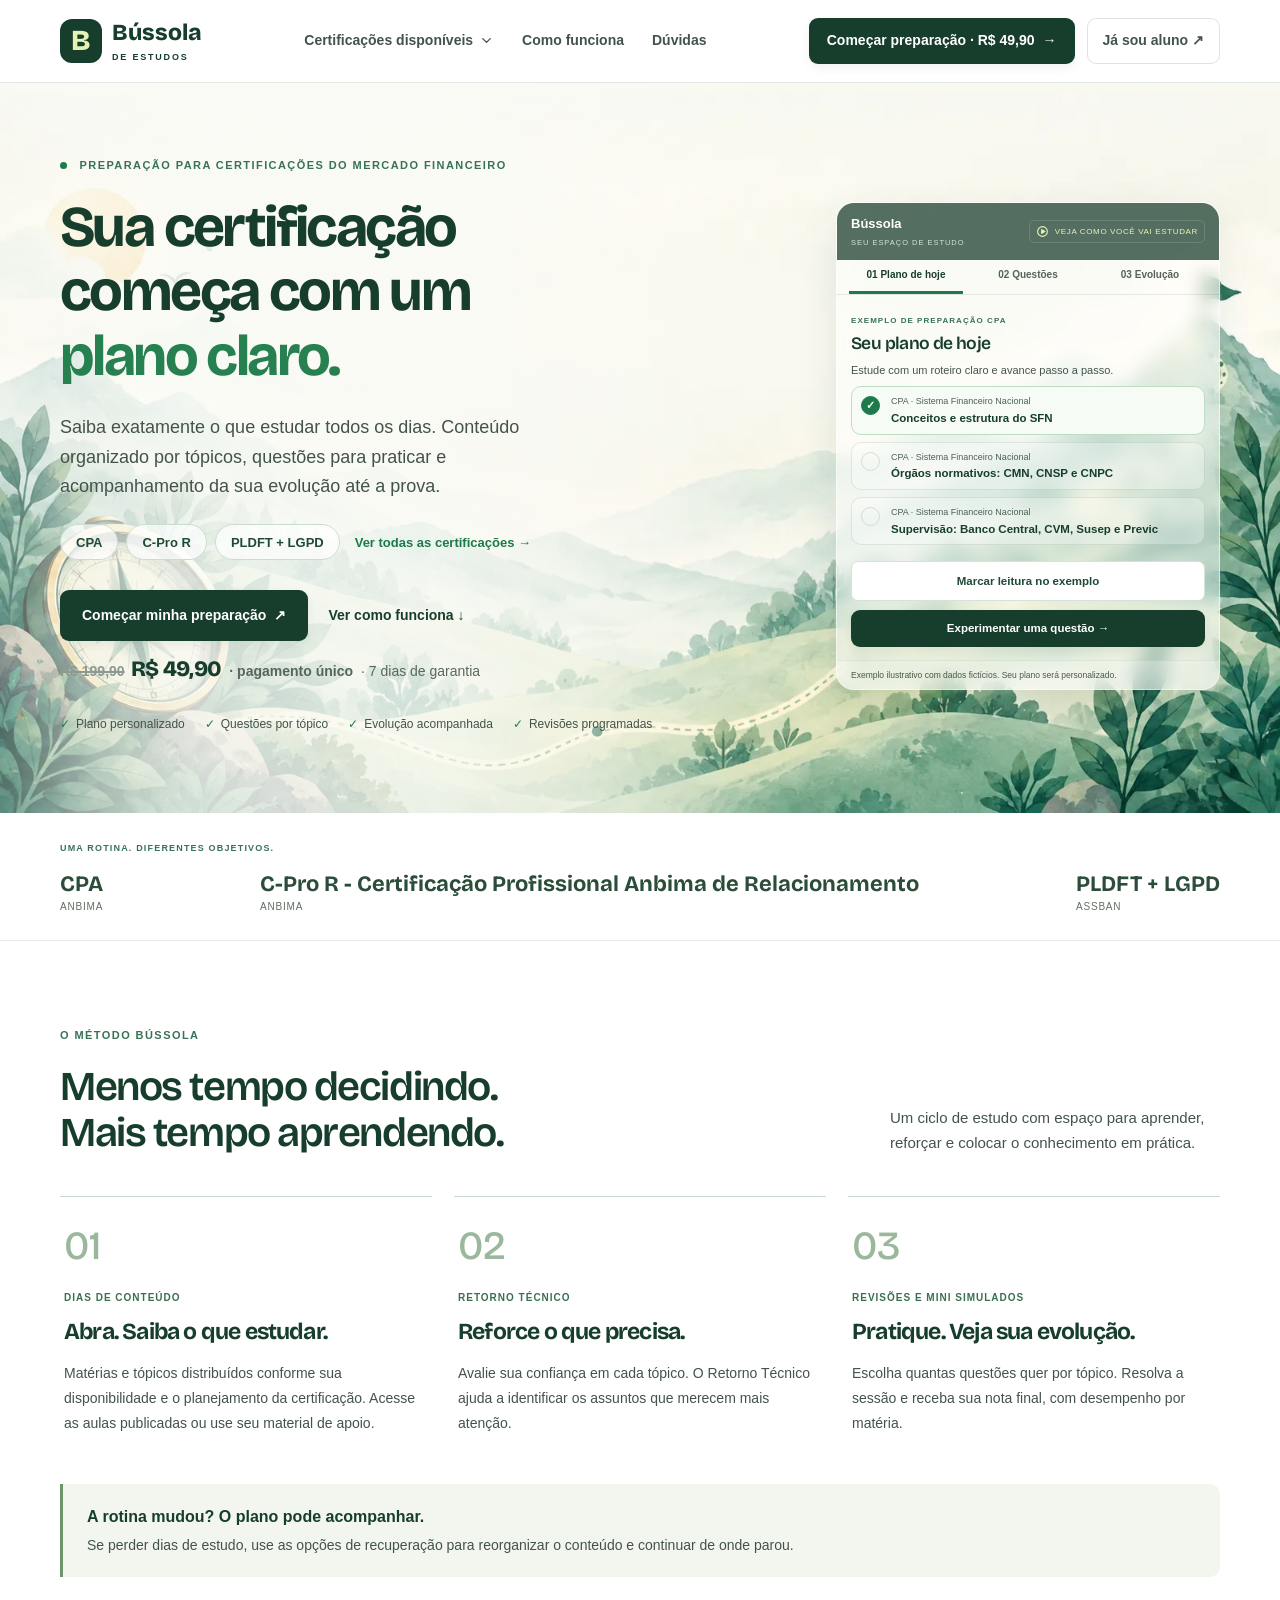
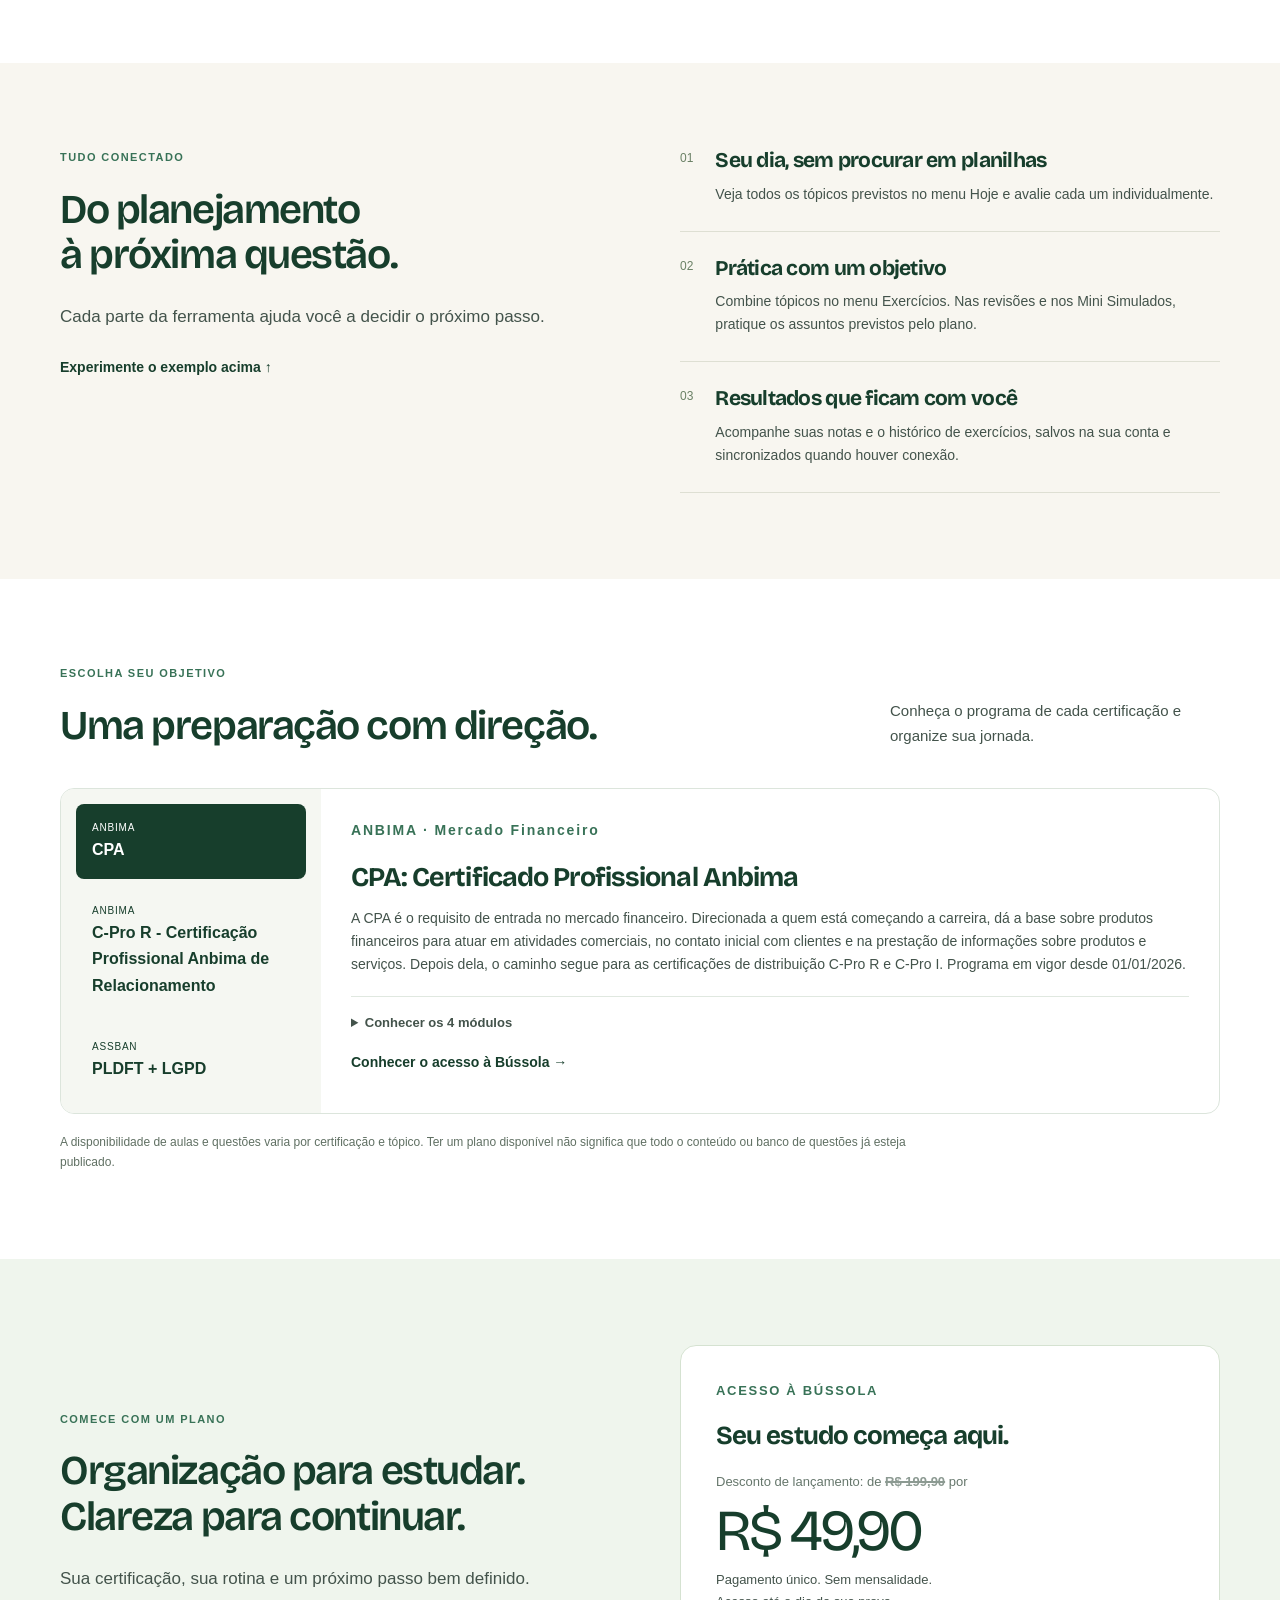
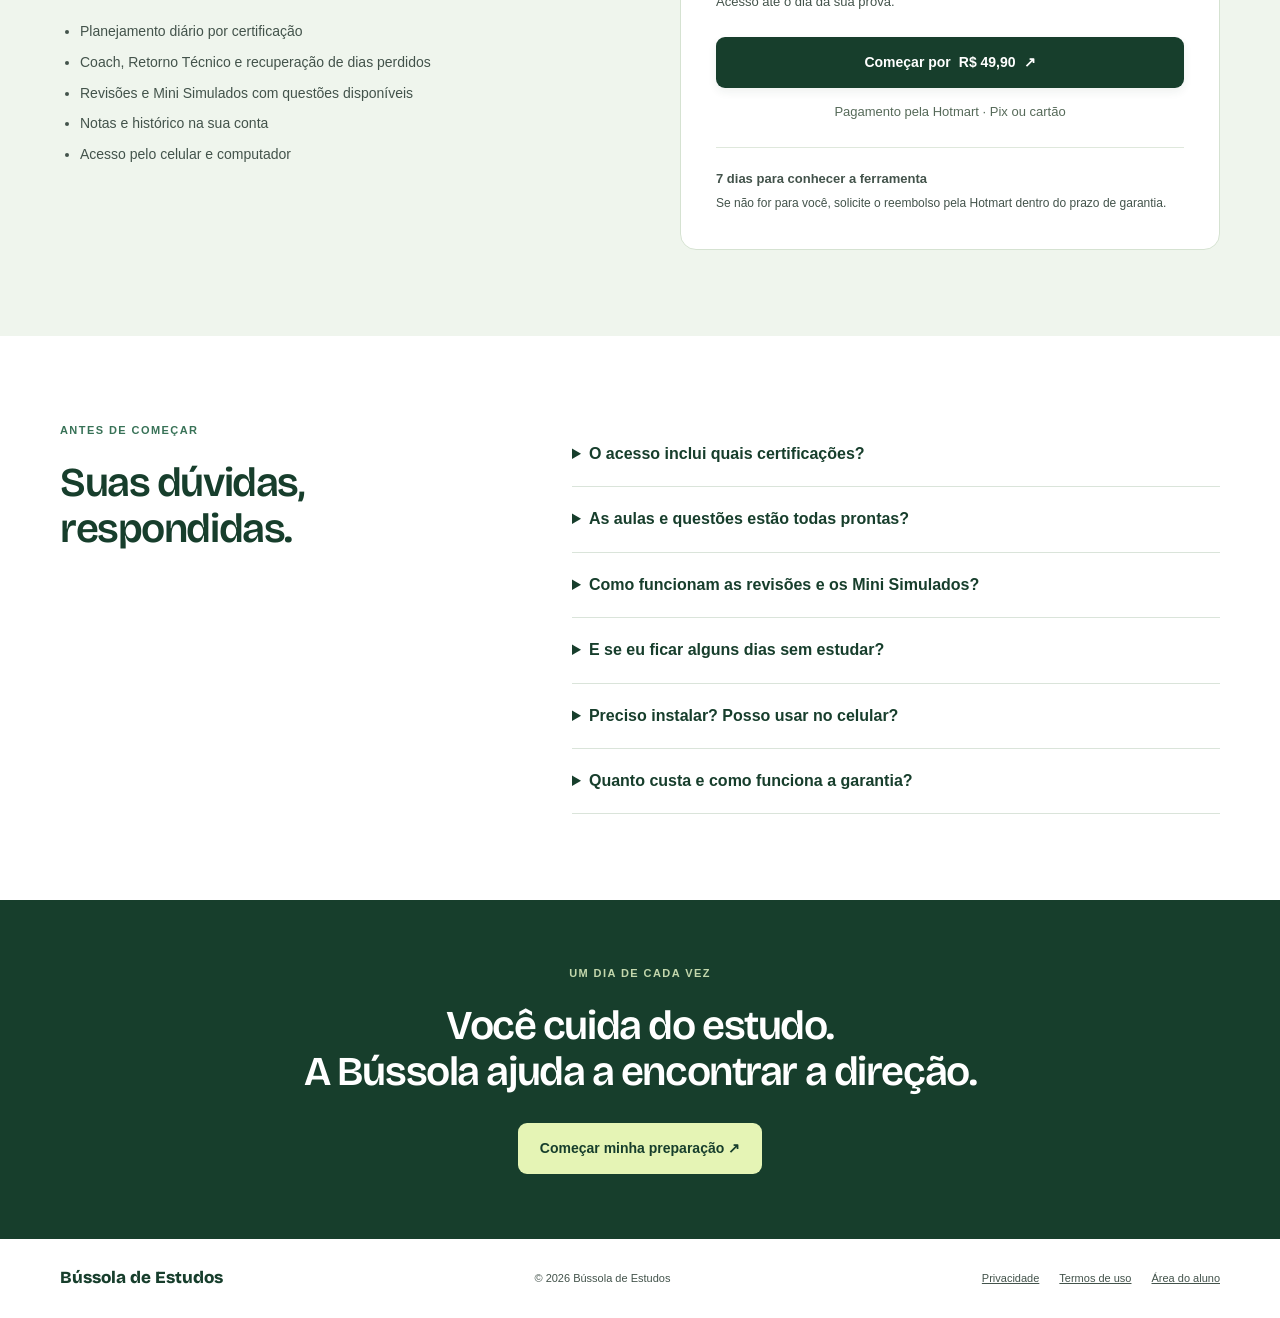
<file: index.html>
<!DOCTYPE html>
<html lang="pt-BR">
<head>
<meta charset="UTF-8">
<meta name="viewport" content="width=device-width, initial-scale=1">
<title>Bússola de Estudos | Seu próximo passo rumo à certificação</title>
<meta name="description" content="Organize sua preparação para certificações financeiras. Plano diário, estudo por tópico, revisões e Mini Simulados para acompanhar sua evolução.">
<meta name="theme-color" content="#173E2C">
<link rel="preconnect" href="https://fonts.googleapis.com">
<link rel="preconnect" href="https://fonts.gstatic.com" crossorigin>
<link href="https://fonts.googleapis.com/css2?family=Bricolage+Grotesque:wght@500;600;700;800&family=Hanken+Grotesque:wght@400;500;600;700&display=swap" rel="stylesheet">
<link rel="stylesheet" href="css/home.css?v=20260922-preco">
<script src="dados-site.js?v=20260922-preco" defer></script>
<script src="js/ui.js?v=20260922-preco" defer></script>
<script async src="https://www.googletagmanager.com/gtag/js?id=G-BJSXEBYJX6"></script>
<script>window.dataLayer=window.dataLayer||[];function gtag(){dataLayer.push(arguments);}gtag('js',new Date());gtag('config','G-BJSXEBYJX6');</script>
</head>
<body>
<a class="skip" href="#principal">Pular para o conteúdo</a>
<header class="header"><div class="wrap nav">
<a class="brand" href="#principal" aria-label="Bússola de Estudos, início"><span class="brand-mark" aria-hidden="true">B</span><span>Bússola<span class="brand-sub">DE ESTUDOS</span></span></a>
<nav aria-label="Principal"><div class="nav-drop"><button type="button" class="nav-drop-btn" data-action="abrirCerts" aria-expanded="false" aria-controls="navCertsMenu">Certificações disponíveis <svg class="nav-chevron" viewBox="0 0 24 24" fill="none" stroke="currentColor" stroke-width="2.2" stroke-linecap="round" stroke-linejoin="round" aria-hidden="true"><path d="m6 9 6 6 6-6"/></svg></button><div class="nav-drop-menu" id="navCertsMenu" hidden></div></div><a href="#metodo">Como funciona</a><a href="#faq">Dúvidas</a></nav>
<div class="nav-acoes"><a class="button primary nav-cta" data-action="checkout" href="https://pay.hotmart.com/N106305634J" target="_blank" rel="noopener" aria-label="Começar preparação por R$ 49,90"><span class="rot-longo">Começar preparação · <span data-price>R$ 49,90</span></span><span class="rot-curto"><span class="rot-acao">Começar</span><span class="rot-preco" data-price>R$ 49,90</span></span> <span aria-hidden="true">→</span></a><a class="login" href="app/index.html"><span class="login-longo">Já sou aluno</span><span class="login-curto">Entrar</span> <span aria-hidden="true">↗</span></a><button type="button" class="nav-burger" data-action="abrirMenu" aria-expanded="false" aria-controls="menuMobile" aria-label="Abrir menu"><svg viewBox="0 0 24 24" fill="none" stroke="currentColor" stroke-width="2" stroke-linecap="round" aria-hidden="true"><path d="M4 7h16"/><path d="M4 12h16"/><path d="M4 17h16"/></svg></button></div>
<div class="menu-mobile" id="menuMobile" hidden><a href="#certificacoes">Certificações disponíveis</a><a href="#metodo">Como funciona</a><a href="#faq">Dúvidas</a></div>
</div></header>
<main id="principal">
<section class="hero"><div class="hero-art"><span class="trilha-marco marco-1">Planejamento</span><span class="trilha-marco marco-2">Disciplina</span><span class="trilha-marco marco-3">Evolução</span><span class="trilha-marco marco-4">Aprovação</span><p class="hero-frase">Grandes resultados são a soma de pequenos esforços diários.</p></div><div class="wrap hero-grid">
<div class="hero-copy"><p class="eyebrow"><span class="status-dot"></span> PREPARAÇÃO PARA CERTIFICAÇÕES DO MERCADO FINANCEIRO</p>
<h1>Sua certificação começa com um<br><em>plano claro.</em></h1>
<p class="lead">Saiba exatamente o que estudar todos os dias. Conteúdo organizado por tópicos, questões para praticar e acompanhamento da sua evolução até a prova.</p>
<div class="hero-certs" id="heroCerts" aria-label="Certificações disponíveis"></div>
<div class="hero-actions"><a class="button primary" data-action="checkout" href="https://pay.hotmart.com/N106305634J" target="_blank" rel="noopener">Começar minha preparação <span aria-hidden="true">↗</span></a><a class="text-link" href="#demonstracao">Ver como funciona ↓</a></div>
<p class="reassurance"><strong><s data-price-de>R$ 199,90</s><b data-price>R$ 49,90</b></strong><span class="reassurance-uni">· pagamento único</span><span class="reassurance-sub">7 dias de garantia</span></p>
<div class="hero-points"><span>Plano personalizado</span><span>Questões por tópico</span><span>Evolução acompanhada</span><span>Revisões programadas</span></div>
</div>
<div class="product-demo" id="demonstracao" aria-label="Demonstração interativa">
<div class="demo-top"><span class="demo-brand">Bússola <span>SEU ESPAÇO DE ESTUDO</span></span><span class="demo-status"><svg viewBox="0 0 24 24" fill="none" stroke="currentColor" stroke-width="2" stroke-linejoin="round" aria-hidden="true"><circle cx="12" cy="12" r="9"/><path d="m10.5 8.5 6 3.5-6 3.5Z" fill="currentColor"/></svg>VEJA COMO VOCÊ VAI ESTUDAR</span></div>
<div class="demo-tabs" role="group" aria-label="Etapas da demonstração"><button type="button" data-action="demoView" data-view="hoje" aria-pressed="true">01 Plano de hoje</button><button type="button" data-action="demoView" data-view="questoes" aria-pressed="false">02 Questões</button><button type="button" data-action="demoView" data-view="resultado" aria-pressed="false">03 Evolução</button></div>
<div id="demoBody" class="demo-body"><p class="eyebrow">EXEMPLO DE PREPARAÇÃO CPA</p><h2>Seu plano de hoje</h2><p>Estude com um roteiro claro e avance passo a passo.</p><noscript><p>Ative JavaScript para experimentar a demonstração interativa.</p></noscript></div>
<p class="demo-foot">Exemplo ilustrativo com dados fictícios. Seu plano será personalizado.</p>
</div></div></section>
<section class="program-strip"><div class="wrap"><p class="eyebrow">UMA ROTINA. DIFERENTES OBJETIVOS.</p><div id="programLinks" class="program-links"><a href="#certificacoes">Conheça as certificações disponíveis ↓</a></div></div></section>
<section id="metodo" class="section"><div class="wrap"><div class="section-heading"><div><p class="eyebrow">O MÉTODO BÚSSOLA</p><h2>Menos tempo decidindo.<br>Mais tempo aprendendo.</h2></div><p>Um ciclo de estudo com espaço para aprender, reforçar e colocar o conhecimento em prática.</p></div>
<div class="steps"><article><span class="step-num">01</span><p class="step-label">DIAS DE CONTEÚDO</p><h3>Abra. Saiba o que estudar.</h3><p>Matérias e tópicos distribuídos conforme sua disponibilidade e o planejamento da certificação. Acesse as aulas publicadas ou use seu material de apoio.</p></article><article><span class="step-num">02</span><p class="step-label">RETORNO TÉCNICO</p><h3>Reforce o que precisa.</h3><p>Avalie sua confiança em cada tópico. O Retorno Técnico ajuda a identificar os assuntos que merecem mais atenção.</p></article><article><span class="step-num">03</span><p class="step-label">REVISÕES E MINI SIMULADOS</p><h3>Pratique. Veja sua evolução.</h3><p>Escolha quantas questões quer por tópico. Resolva a sessão e receba sua nota final, com desempenho por matéria.</p></article></div>
<div class="replan"><strong>A rotina mudou? O plano pode acompanhar.</strong><p>Se perder dias de estudo, use as opções de recuperação para reorganizar o conteúdo e continuar de onde parou.</p></div></div></section>
<section class="section value-section"><div class="wrap value-grid"><div><p class="eyebrow">TUDO CONECTADO</p><h2>Do planejamento<br>à próxima questão.</h2><p class="lead small">Cada parte da ferramenta ajuda você a decidir o próximo passo.</p><a class="text-link" href="#demonstracao">Experimente o exemplo acima ↑</a></div><div class="value-list"><article><span>01</span><div><h3>Seu dia, sem procurar em planilhas</h3><p>Veja todos os tópicos previstos no menu Hoje e avalie cada um individualmente.</p></div></article><article><span>02</span><div><h3>Prática com um objetivo</h3><p>Combine tópicos no menu Exercícios. Nas revisões e nos Mini Simulados, pratique os assuntos previstos pelo plano.</p></div></article><article><span>03</span><div><h3>Resultados que ficam com você</h3><p>Acompanhe suas notas e o histórico de exercícios, salvos na sua conta e sincronizados quando houver conexão.</p></div></article></div></div></section>
<section id="certificacoes" class="section"><div class="wrap"><div class="section-heading"><div><p class="eyebrow">ESCOLHA SEU OBJETIVO</p><h2>Uma preparação com direção.</h2></div><p>Conheça o programa de cada certificação e organize sua jornada.</p></div><div class="cert-grid"><div id="certOptions" class="cert-options" role="group" aria-label="Selecionar certificação"></div><div id="certDetail" class="cert-detail"><h3>Programas da Bússola</h3><p>Consulte as certificações no aplicativo.</p></div></div><p class="availability">A disponibilidade de aulas e questões varia por certificação e tópico. Ter um plano disponível não significa que todo o conteúdo ou banco de questões já esteja publicado.</p></div></section>
<section id="oferta" class="section offer-section"><div class="wrap offer-grid"><div><p class="eyebrow">COMECE COM UM PLANO</p><h2>Organização para estudar.<br>Clareza para continuar.</h2><p class="lead small">Sua certificação, sua rotina e um próximo passo bem definido.</p><ul class="offer-list"><li>Planejamento diário por certificação</li><li>Coach, Retorno Técnico e recuperação de dias perdidos</li><li>Revisões e Mini Simulados com questões disponíveis</li><li>Notas e histórico na sua conta</li><li>Acesso pelo celular e computador</li></ul></div><div class="price-card"><p class="eyebrow">ACESSO À BÚSSOLA</p><h3>Seu estudo começa aqui.</h3><p class="price-de">Desconto de lançamento: de <s data-price-de>R$ 199,90</s> por</p><div class="price" data-price>R$ 49,90</div><p>Pagamento único. Sem mensalidade.<br>Acesso até o dia da sua prova.</p><a class="button primary checkout" data-action="checkout" href="https://pay.hotmart.com/N106305634J" target="_blank" rel="noopener">Começar por<span data-price>R$ 49,90</span>↗</a><p class="payment">Pagamento pela Hotmart · Pix ou cartão</p><div class="guarantee"><strong>7 dias para conhecer a ferramenta</strong><p>Se não for para você, solicite o reembolso pela Hotmart dentro do prazo de garantia.</p></div></div></div></section>
<section id="faq" class="section"><div class="wrap faq-grid"><div><p class="eyebrow">ANTES DE COMEÇAR</p><h2>Suas dúvidas,<br>respondidas.</h2></div><div class="faq">
<details><summary>O acesso inclui quais certificações?</summary><p>O acesso permite selecionar as certificações disponíveis na plataforma. O planejamento acompanha o programa escolhido. Consulte a lista acima e a disponibilidade de aulas e questões no app.</p></details>
<details><summary>As aulas e questões estão todas prontas?</summary><p>A publicação é feita por certificação e tópico. A Bússola mostra os materiais e questões disponíveis. Nos assuntos ainda sem conteúdo, você pode seguir o plano com seu curso ou apostila.</p></details>
<details><summary>Como funcionam as revisões e os Mini Simulados?</summary><p>Você informa quantas questões quer por tópico. A ferramenta usa os tópicos previstos, informa o banco disponível e salva a nota ao responder todas as questões. Tópicos sem questões publicadas são identificados.</p></details>
<details><summary>E se eu ficar alguns dias sem estudar?</summary><p>Você pode usar as opções de recuperação para redistribuir o conteúdo ou reorganizar sua preparação. O sistema ajuda a retomar o plano.</p></details>
<details><summary>Preciso instalar? Posso usar no celular?</summary><p>Você pode acessar pelo navegador no celular ou computador. Seu progresso pertence à sua conta. A sincronização com a nuvem precisa de conexão.</p></details>
<details><summary>Quanto custa e como funciona a garantia?</summary><p>O acesso está por <span data-price>R$ 49,90</span>, em vez dos <s data-price-de>R$ 199,90</s> do valor cheio, em pagamento único e com acesso até a data da prova. O pagamento é pela Hotmart, com garantia de 7 dias.</p></details>
</div></div></section>
<section class="closing"><div class="wrap"><p class="eyebrow">UM DIA DE CADA VEZ</p><h2>Você cuida do estudo.<br>A Bússola ajuda a encontrar a direção.</h2><a class="button light" data-action="checkout" href="https://pay.hotmart.com/N106305634J" target="_blank" rel="noopener">Começar minha preparação ↗</a></div></section>
</main><footer><div class="wrap footer"><a class="brand" href="#principal">Bússola de Estudos</a><p>© 2026 Bússola de Estudos</p><div><a href="privacidade.html">Privacidade</a><a href="termos.html">Termos de uso</a><a href="app/index.html">Área do aluno</a></div></div></footer>
</body></html>
</file>
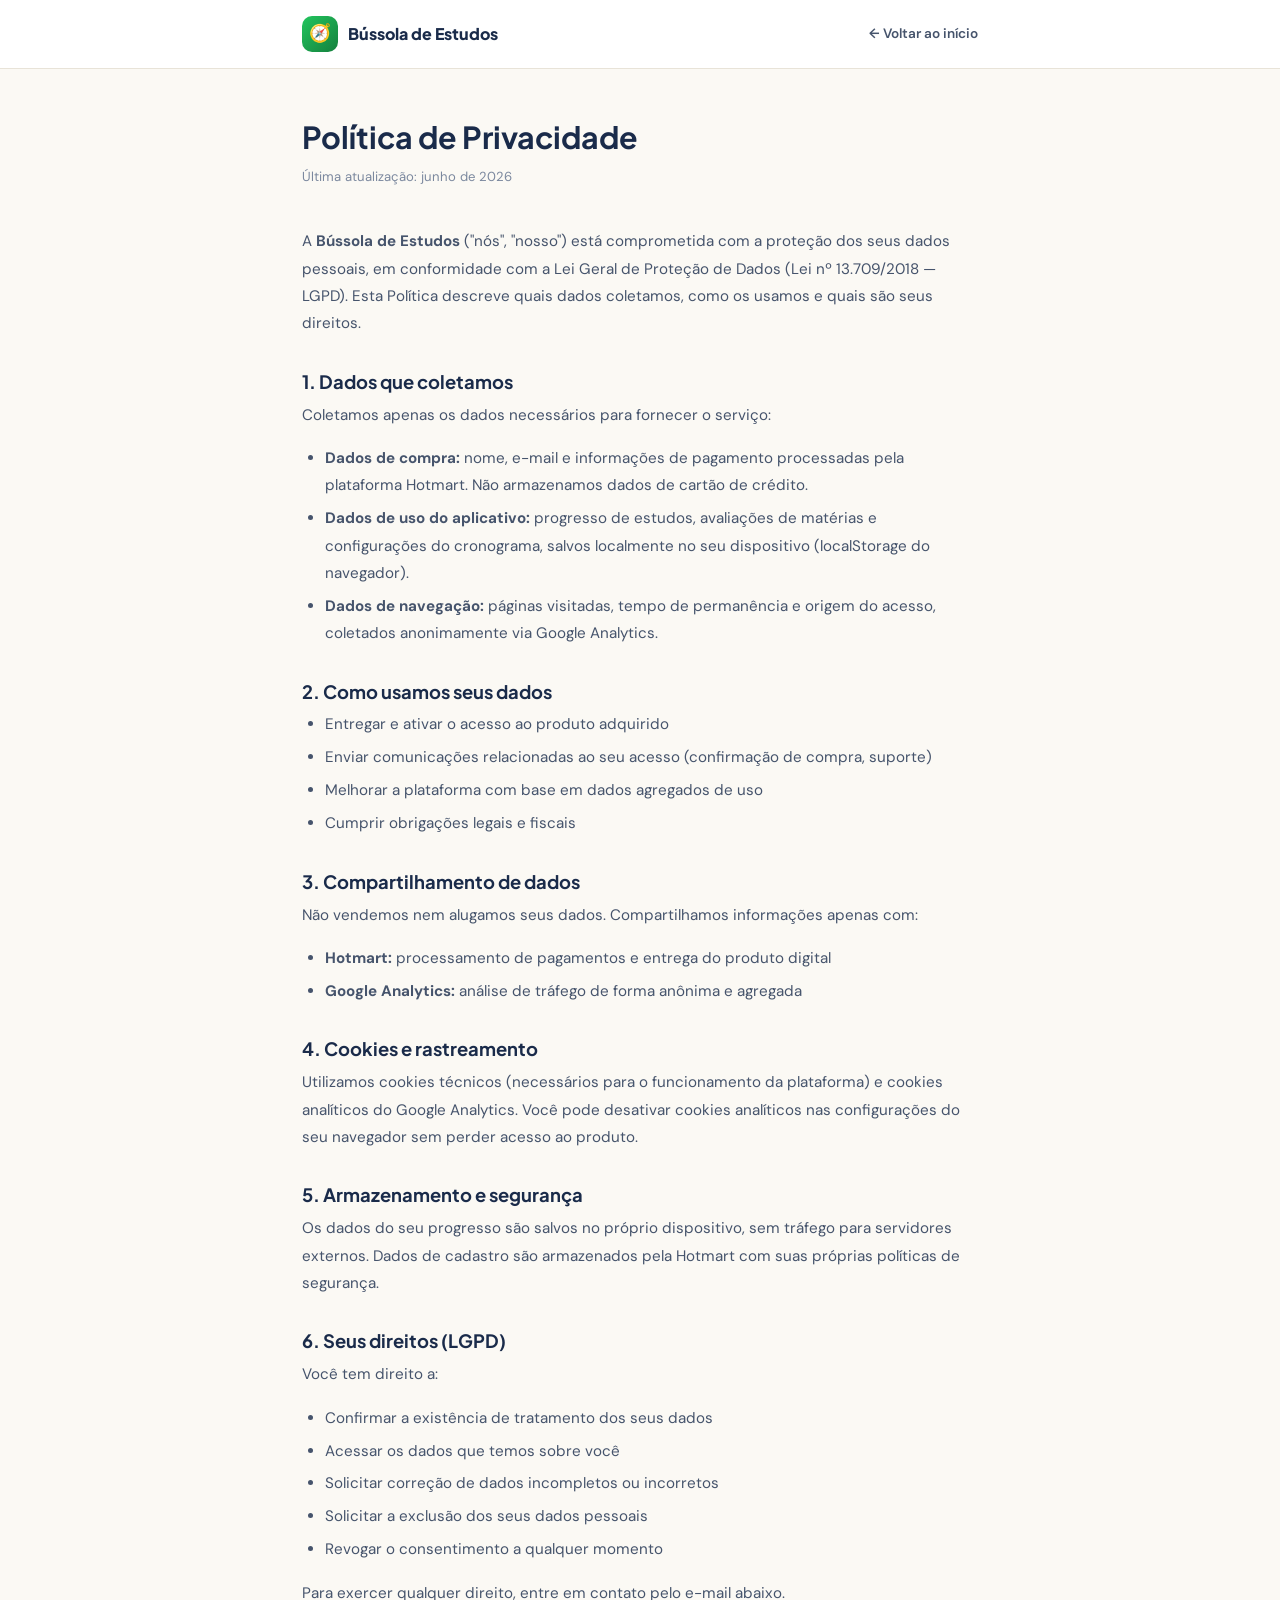
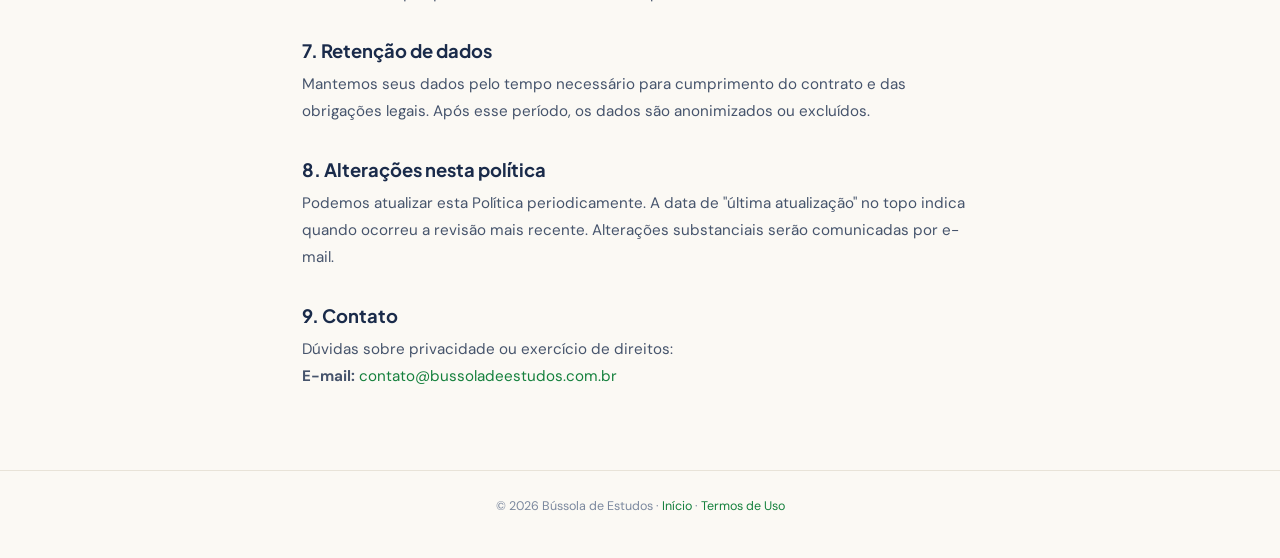
<file: privacidade.html>
<!DOCTYPE html>
<html lang="pt-BR">
<head>
<meta charset="UTF-8">
<meta name="viewport" content="width=device-width, initial-scale=1.0">
<title>Política de Privacidade — Bússola de Estudos</title>
<meta name="robots" content="noindex">
<!-- Google Analytics — substitua G-BJSXEBYJX6 pelo seu ID -->
<script async src="https://www.googletagmanager.com/gtag/js?id=G-BJSXEBYJX6"></script>
<script>
  window.dataLayer = window.dataLayer || [];
  function gtag(){dataLayer.push(arguments);}
  gtag('js', new Date());
  gtag('config', 'G-BJSXEBYJX6');
</script>
<link rel="preconnect" href="https://fonts.googleapis.com">
<link href="https://fonts.googleapis.com/css2?family=Plus+Jakarta+Sans:wght@700;800&family=DM+Sans:opsz,wght@9..40,400;9..40,500&display=swap" rel="stylesheet">
<style>
*,*::before,*::after{box-sizing:border-box;margin:0;padding:0}
:root{--ink:#1A2B4A;--body:#46546C;--soft:#7B889E;--cream:#FBF9F4;--line:#E8E3D8;--green:#15803D;--green-viv:#22C55E}
body{font-family:'DM Sans',sans-serif;color:var(--body);background:var(--cream);font-size:16px;line-height:1.8}
h1,h2,h3{font-family:'Plus Jakarta Sans',sans-serif;color:var(--ink);line-height:1.3}
.wrap{max-width:720px;margin:0 auto;padding:0 1.4rem}
header{background:#fff;border-bottom:1px solid var(--line);padding:1rem 0}
header .wrap{display:flex;align-items:center;justify-content:space-between}
.brand{display:flex;align-items:center;gap:10px;text-decoration:none}
.brand-icon{width:36px;height:36px;background:linear-gradient(135deg,var(--green-viv),#15803D);border-radius:10px;display:flex;align-items:center;justify-content:center;font-size:1.1rem}
.brand-name{font-family:'Plus Jakarta Sans',sans-serif;font-weight:800;font-size:1rem;color:var(--ink)}
main{padding:3rem 0 4rem}
h1{font-size:1.9rem;margin-bottom:.5rem}
.updated{font-size:.82rem;color:var(--soft);margin-bottom:2.5rem}
h2{font-size:1.15rem;margin:2rem 0 .5rem}
p{margin-bottom:1rem;font-size:.95rem}
ul{padding-left:1.4rem;margin-bottom:1rem}
li{font-size:.95rem;margin-bottom:.35rem}
a{color:var(--green);text-decoration:none}
a:hover{text-decoration:underline}
footer{padding:1.5rem 0;border-top:1px solid var(--line);text-align:center}
footer p{font-size:.78rem;color:var(--soft)}
</style>
</head>
<body>

<header>
  <div class="wrap">
    <a class="brand" href="index.html">
      <div class="brand-icon">🧭</div>
      <span class="brand-name">Bússola de Estudos</span>
    </a>
    <a href="index.html" style="font-size:.85rem;color:var(--body);text-decoration:none;font-weight:600">← Voltar ao início</a>
  </div>
</header>

<main>
  <div class="wrap">
    <h1>Política de Privacidade</h1>
    <p class="updated">Última atualização: junho de 2026</p>

    <p>A <strong>Bússola de Estudos</strong> ("nós", "nosso") está comprometida com a proteção dos seus dados pessoais, em conformidade com a Lei Geral de Proteção de Dados (Lei nº 13.709/2018 — LGPD). Esta Política descreve quais dados coletamos, como os usamos e quais são seus direitos.</p>

    <h2>1. Dados que coletamos</h2>
    <p>Coletamos apenas os dados necessários para fornecer o serviço:</p>
    <ul>
      <li><strong>Dados de compra:</strong> nome, e-mail e informações de pagamento processadas pela plataforma Hotmart. Não armazenamos dados de cartão de crédito.</li>
      <li><strong>Dados de uso do aplicativo:</strong> progresso de estudos, avaliações de matérias e configurações do cronograma, salvos localmente no seu dispositivo (localStorage do navegador).</li>
      <li><strong>Dados de navegação:</strong> páginas visitadas, tempo de permanência e origem do acesso, coletados anonimamente via Google Analytics.</li>
    </ul>

    <h2>2. Como usamos seus dados</h2>
    <ul>
      <li>Entregar e ativar o acesso ao produto adquirido</li>
      <li>Enviar comunicações relacionadas ao seu acesso (confirmação de compra, suporte)</li>
      <li>Melhorar a plataforma com base em dados agregados de uso</li>
      <li>Cumprir obrigações legais e fiscais</li>
    </ul>

    <h2>3. Compartilhamento de dados</h2>
    <p>Não vendemos nem alugamos seus dados. Compartilhamos informações apenas com:</p>
    <ul>
      <li><strong>Hotmart:</strong> processamento de pagamentos e entrega do produto digital</li>
      <li><strong>Google Analytics:</strong> análise de tráfego de forma anônima e agregada</li>
    </ul>

    <h2>4. Cookies e rastreamento</h2>
    <p>Utilizamos cookies técnicos (necessários para o funcionamento da plataforma) e cookies analíticos do Google Analytics. Você pode desativar cookies analíticos nas configurações do seu navegador sem perder acesso ao produto.</p>

    <h2>5. Armazenamento e segurança</h2>
    <p>Os dados do seu progresso são salvos no próprio dispositivo, sem tráfego para servidores externos. Dados de cadastro são armazenados pela Hotmart com suas próprias políticas de segurança.</p>

    <h2>6. Seus direitos (LGPD)</h2>
    <p>Você tem direito a:</p>
    <ul>
      <li>Confirmar a existência de tratamento dos seus dados</li>
      <li>Acessar os dados que temos sobre você</li>
      <li>Solicitar correção de dados incompletos ou incorretos</li>
      <li>Solicitar a exclusão dos seus dados pessoais</li>
      <li>Revogar o consentimento a qualquer momento</li>
    </ul>
    <p>Para exercer qualquer direito, entre em contato pelo e-mail abaixo.</p>

    <h2>7. Retenção de dados</h2>
    <p>Mantemos seus dados pelo tempo necessário para cumprimento do contrato e das obrigações legais. Após esse período, os dados são anonimizados ou excluídos.</p>

    <h2>8. Alterações nesta política</h2>
    <p>Podemos atualizar esta Política periodicamente. A data de "última atualização" no topo indica quando ocorreu a revisão mais recente. Alterações substanciais serão comunicadas por e-mail.</p>

    <h2>9. Contato</h2>
    <p>Dúvidas sobre privacidade ou exercício de direitos:<br>
    <strong>E-mail:</strong> <a href="mailto:contato@bussoladeestudos.com.br">contato@bussoladeestudos.com.br</a></p>
  </div>
</main>

<footer>
  <p>© 2026 Bússola de Estudos · <a href="index.html">Início</a> · <a href="termos.html">Termos de Uso</a></p>
</footer>

</body>
</html>
</file>
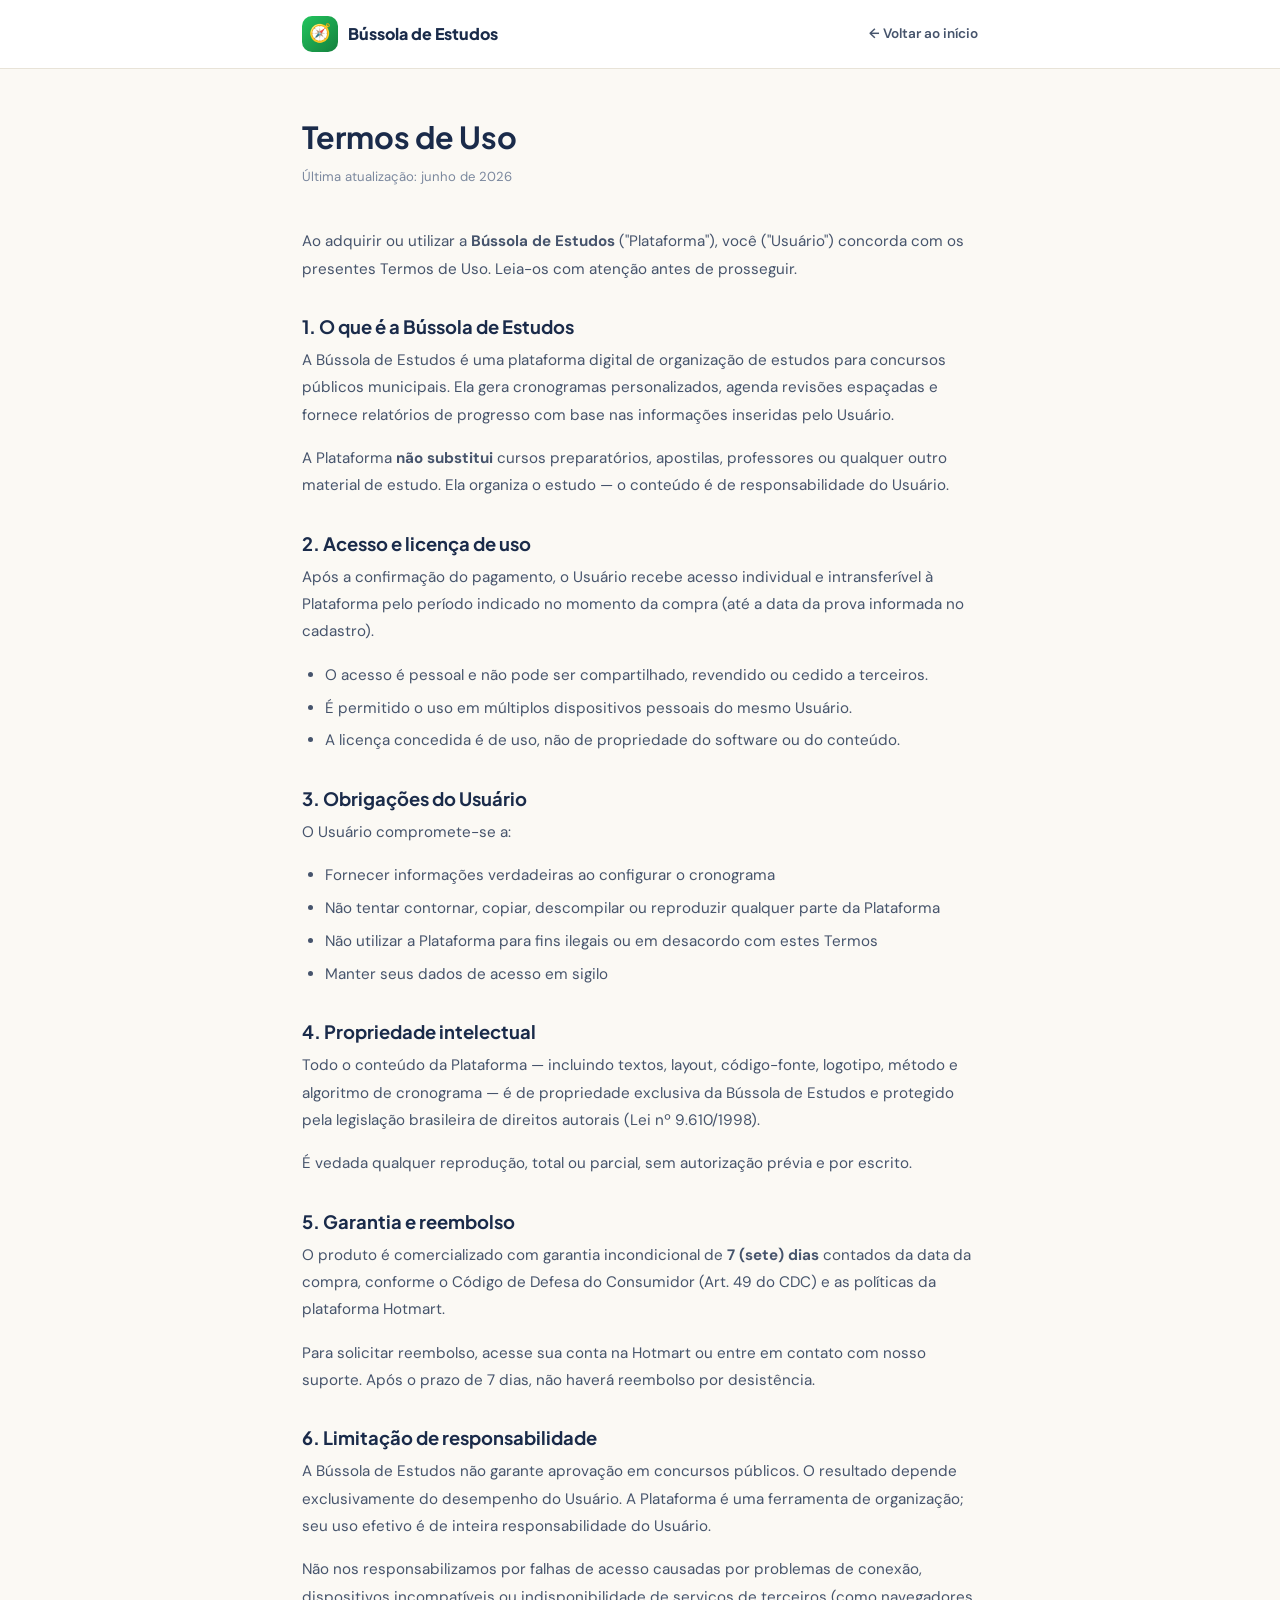
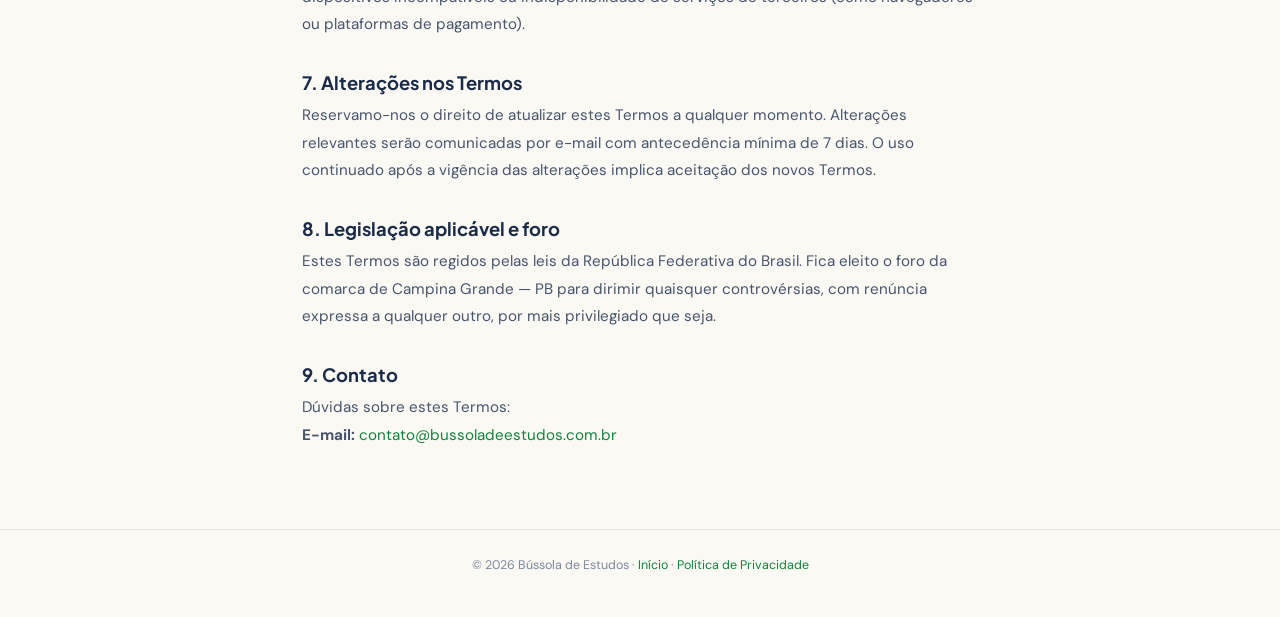
<file: termos.html>
<!DOCTYPE html>
<html lang="pt-BR">
<head>
<meta charset="UTF-8">
<meta name="viewport" content="width=device-width, initial-scale=1.0">
<title>Termos de Uso — Bússola de Estudos</title>
<meta name="robots" content="noindex">
<!-- Google Analytics — substitua G-BJSXEBYJX6 pelo seu ID -->
<script async src="https://www.googletagmanager.com/gtag/js?id=G-BJSXEBYJX6"></script>
<script>
  window.dataLayer = window.dataLayer || [];
  function gtag(){dataLayer.push(arguments);}
  gtag('js', new Date());
  gtag('config', 'G-BJSXEBYJX6');
</script>
<link rel="preconnect" href="https://fonts.googleapis.com">
<link href="https://fonts.googleapis.com/css2?family=Plus+Jakarta+Sans:wght@700;800&family=DM+Sans:opsz,wght@9..40,400;9..40,500&display=swap" rel="stylesheet">
<style>
*,*::before,*::after{box-sizing:border-box;margin:0;padding:0}
:root{--ink:#1A2B4A;--body:#46546C;--soft:#7B889E;--cream:#FBF9F4;--line:#E8E3D8;--green:#15803D;--green-viv:#22C55E}
body{font-family:'DM Sans',sans-serif;color:var(--body);background:var(--cream);font-size:16px;line-height:1.8}
h1,h2,h3{font-family:'Plus Jakarta Sans',sans-serif;color:var(--ink);line-height:1.3}
.wrap{max-width:720px;margin:0 auto;padding:0 1.4rem}
header{background:#fff;border-bottom:1px solid var(--line);padding:1rem 0}
header .wrap{display:flex;align-items:center;justify-content:space-between}
.brand{display:flex;align-items:center;gap:10px;text-decoration:none}
.brand-icon{width:36px;height:36px;background:linear-gradient(135deg,var(--green-viv),#15803D);border-radius:10px;display:flex;align-items:center;justify-content:center;font-size:1.1rem}
.brand-name{font-family:'Plus Jakarta Sans',sans-serif;font-weight:800;font-size:1rem;color:var(--ink)}
main{padding:3rem 0 4rem}
h1{font-size:1.9rem;margin-bottom:.5rem}
.updated{font-size:.82rem;color:var(--soft);margin-bottom:2.5rem}
h2{font-size:1.15rem;margin:2rem 0 .5rem}
p{margin-bottom:1rem;font-size:.95rem}
ul{padding-left:1.4rem;margin-bottom:1rem}
li{font-size:.95rem;margin-bottom:.35rem}
a{color:var(--green);text-decoration:none}
a:hover{text-decoration:underline}
footer{padding:1.5rem 0;border-top:1px solid var(--line);text-align:center}
footer p{font-size:.78rem;color:var(--soft)}
</style>
</head>
<body>

<header>
  <div class="wrap">
    <a class="brand" href="index.html">
      <div class="brand-icon">🧭</div>
      <span class="brand-name">Bússola de Estudos</span>
    </a>
    <a href="index.html" style="font-size:.85rem;color:var(--body);text-decoration:none;font-weight:600">← Voltar ao início</a>
  </div>
</header>

<main>
  <div class="wrap">
    <h1>Termos de Uso</h1>
    <p class="updated">Última atualização: junho de 2026</p>

    <p>Ao adquirir ou utilizar a <strong>Bússola de Estudos</strong> ("Plataforma"), você ("Usuário") concorda com os presentes Termos de Uso. Leia-os com atenção antes de prosseguir.</p>

    <h2>1. O que é a Bússola de Estudos</h2>
    <p>A Bússola de Estudos é uma plataforma digital de organização de estudos para concursos públicos municipais. Ela gera cronogramas personalizados, agenda revisões espaçadas e fornece relatórios de progresso com base nas informações inseridas pelo Usuário.</p>
    <p>A Plataforma <strong>não substitui</strong> cursos preparatórios, apostilas, professores ou qualquer outro material de estudo. Ela organiza o estudo — o conteúdo é de responsabilidade do Usuário.</p>

    <h2>2. Acesso e licença de uso</h2>
    <p>Após a confirmação do pagamento, o Usuário recebe acesso individual e intransferível à Plataforma pelo período indicado no momento da compra (até a data da prova informada no cadastro).</p>
    <ul>
      <li>O acesso é pessoal e não pode ser compartilhado, revendido ou cedido a terceiros.</li>
      <li>É permitido o uso em múltiplos dispositivos pessoais do mesmo Usuário.</li>
      <li>A licença concedida é de uso, não de propriedade do software ou do conteúdo.</li>
    </ul>

    <h2>3. Obrigações do Usuário</h2>
    <p>O Usuário compromete-se a:</p>
    <ul>
      <li>Fornecer informações verdadeiras ao configurar o cronograma</li>
      <li>Não tentar contornar, copiar, descompilar ou reproduzir qualquer parte da Plataforma</li>
      <li>Não utilizar a Plataforma para fins ilegais ou em desacordo com estes Termos</li>
      <li>Manter seus dados de acesso em sigilo</li>
    </ul>

    <h2>4. Propriedade intelectual</h2>
    <p>Todo o conteúdo da Plataforma — incluindo textos, layout, código-fonte, logotipo, método e algoritmo de cronograma — é de propriedade exclusiva da Bússola de Estudos e protegido pela legislação brasileira de direitos autorais (Lei nº 9.610/1998).</p>
    <p>É vedada qualquer reprodução, total ou parcial, sem autorização prévia e por escrito.</p>

    <h2>5. Garantia e reembolso</h2>
    <p>O produto é comercializado com garantia incondicional de <strong>7 (sete) dias</strong> contados da data da compra, conforme o Código de Defesa do Consumidor (Art. 49 do CDC) e as políticas da plataforma Hotmart.</p>
    <p>Para solicitar reembolso, acesse sua conta na Hotmart ou entre em contato com nosso suporte. Após o prazo de 7 dias, não haverá reembolso por desistência.</p>

    <h2>6. Limitação de responsabilidade</h2>
    <p>A Bússola de Estudos não garante aprovação em concursos públicos. O resultado depende exclusivamente do desempenho do Usuário. A Plataforma é uma ferramenta de organização; seu uso efetivo é de inteira responsabilidade do Usuário.</p>
    <p>Não nos responsabilizamos por falhas de acesso causadas por problemas de conexão, dispositivos incompatíveis ou indisponibilidade de serviços de terceiros (como navegadores ou plataformas de pagamento).</p>

    <h2>7. Alterações nos Termos</h2>
    <p>Reservamo-nos o direito de atualizar estes Termos a qualquer momento. Alterações relevantes serão comunicadas por e-mail com antecedência mínima de 7 dias. O uso continuado após a vigência das alterações implica aceitação dos novos Termos.</p>

    <h2>8. Legislação aplicável e foro</h2>
    <p>Estes Termos são regidos pelas leis da República Federativa do Brasil. Fica eleito o foro da comarca de Campina Grande — PB para dirimir quaisquer controvérsias, com renúncia expressa a qualquer outro, por mais privilegiado que seja.</p>

    <h2>9. Contato</h2>
    <p>Dúvidas sobre estes Termos:<br>
    <strong>E-mail:</strong> <a href="mailto:contato@bussoladeestudos.com.br">contato@bussoladeestudos.com.br</a></p>
  </div>
</main>

<footer>
  <p>© 2026 Bússola de Estudos · <a href="index.html">Início</a> · <a href="privacidade.html">Política de Privacidade</a></p>
</footer>

</body>
</html>
</file>
<file: css/home.css>
*{box-sizing:border-box}html{scroll-behavior:smooth;scroll-padding-top:90px}body{margin:0;color:#43534b;background:#fff;font-family:"Hanken Grotesque",sans-serif;font-size:16px;line-height:1.65}h1,h2,h3,p{margin:0}h1,h2,h3,.brand,.price{font-family:"Bricolage Grotesque",sans-serif;color:#173e2c}h1,h2,h3{line-height:1.12;letter-spacing:-.035em}a{color:inherit}button,input{font:inherit}button,a{-webkit-tap-highlight-color:transparent}button{cursor:pointer}a,button,input,summary{touch-action:manipulation}:focus-visible{outline:3px solid #b5791f;outline-offset:5px}[hidden]{display:none!important}.wrap{width:min(1160px,calc(100% - 64px));margin-inline:auto}.header{position:sticky;top:0;z-index:10;background:#fffffff2;backdrop-filter:blur(12px);border-bottom:1px solid #e4eae5}.nav{display:flex;align-items:center;justify-content:space-between;gap:24px;min-height:82px}.brand{display:flex;align-items:center;gap:10px;text-decoration:none;font-size:23px;font-weight:800;line-height:1.1;flex-shrink:0}.brand-mark{background:#173e2c;color:#e5f4b5;width:42px;height:44px;display:grid;place-items:center;border-radius:12px;font-size:29px}.brand-sub{display:block;font:600 9px "Hanken Grotesque",sans-serif;letter-spacing:.2em;margin-top:6px}.nav nav{display:flex;gap:28px;font-size:14px;font-weight:600}.nav nav a,.login,.text-link{text-decoration:none}.nav nav a:hover,.text-link:hover{color:#1c7a4b;text-decoration:underline;text-underline-offset:5px}.login{border:1px solid #dce4de;border-radius:9px;padding:10px 15px;font-size:14px;font-weight:700;white-space:nowrap}.hero{padding:88px 0 74px;background:linear-gradient(120deg,#fafaf5,#f0f6ef)}.hero-grid{display:grid;grid-template-columns:1.05fr 1fr;gap:62px;align-items:center}.hero-grid>*{min-width:0}.eyebrow{font-size:11px;font-weight:800;letter-spacing:.13em;color:#387257;line-height:1.6;margin-bottom:20px}.status-dot{display:inline-block;width:7px;height:7px;background:#1c7a4b;border-radius:50%;margin-right:8px}h1{font-size:clamp(38px,4.5vw,60px);font-weight:700;letter-spacing:-.045em}h1 em{font-style:normal;color:#278050}.lead{font-size:18px;line-height:1.65;margin-top:25px;max-width:510px}.hero-actions{display:flex;flex-wrap:wrap;gap:20px;align-items:center;margin-top:30px}.button{display:inline-flex;gap:8px;justify-content:center;align-items:center;min-height:50px;padding:14px 22px;border-radius:9px;text-decoration:none;font-size:14px;font-weight:700;border:0;transition:transform .18s,background .18s}.button:hover{transform:translateY(-2px)}.primary{background:#173e2c;color:#fff;box-shadow:0 4px 10px #173e2c12}.primary:hover{background:#245b40}.light{background:#e5f4b5;color:#173e2c}.text-link{font-size:14px;font-weight:700;color:#173e2c}.reassurance{font-size:12px;color:#58685f;margin-top:15px}.hero-points{display:flex;flex-wrap:wrap;gap:8px 20px;margin-top:32px;font-size:12px}.hero-points span:before{content:"✓";margin-right:6px;color:#1c7a4b}.product-demo{background:#fff;border:1px solid #cbded0;border-radius:18px;box-shadow:0 25px 60px #173e2c14;overflow:hidden;scroll-margin-top:110px;animation:enter .6s ease-out}.demo-top{display:flex;justify-content:space-between;align-items:center;gap:12px;padding:20px 22px;background:#173e2c;color:#fff}.demo-brand{font-weight:800;font-size:16px}.demo-brand span{display:block;font-size:8px;font-weight:500;letter-spacing:.13em;color:#d2e4d8;margin-top:4px}.demo-status{font-size:9px;letter-spacing:.08em;padding:5px 7px;border:1px solid #678674;border-radius:5px;color:#e5f4b5}.demo-tabs{display:flex;border-bottom:1px solid #e1e8e2;padding:0 16px;gap:8px}.demo-tabs button{flex:1;min-height:51px;border:0;border-bottom:3px solid transparent;background:transparent;color:#647268;font-size:12px;font-weight:700}.demo-tabs button[aria-pressed=true]{border-color:#1c7a4b;color:#173e2c}.demo-body{padding:25px;min-height:345px}.demo-body h2{font-size:24px}.demo-body .eyebrow{font-size:9px;margin-bottom:9px}.demo-body p{font-size:13px;margin-top:10px}.demo-foot{padding:12px 20px;background:#f5f8f4;color:#5b695f;font-size:10px;border-top:1px solid #e1e8e2}.demo-topic{border:1px solid #e0e9e2;border-radius:10px;padding:12px 14px;margin-top:14px}.demo-topic small{display:block;font-size:10px;color:#597063}.demo-topic strong{font-size:13px;display:block;color:#173e2c;margin:4px 0}.demo-topic button{font-size:12px;border:0;background:#e9f4e7;color:#1c623e;border-radius:5px;padding:6px 10px}.demo-action{margin-top:16px;min-height:40px;padding:9px 14px;font-size:12px}.demo-answers{display:grid;gap:8px;margin-top:16px}.demo-answers button{background:white;border:1px solid #cdded1;border-radius:7px;text-align:left;padding:10px 12px;color:#173e2c;font-size:12px}.demo-answers button:hover{background:#eff7ee}.demo-answers button.selected{border:2px solid #1c7a4b;background:#e9f4e7}.demo-score{font:700 60px "Bricolage Grotesque",sans-serif;color:#173e2c;margin-top:16px}.program-strip{border-bottom:1px solid #e4eae5;padding:28px 0}.program-strip .eyebrow{font-size:9px;margin-bottom:15px}.program-links{display:flex;justify-content:space-between;gap:18px;flex-wrap:wrap}.program-links a{text-decoration:none;font:700 22px "Bricolage Grotesque",sans-serif;color:#2b4d39}.program-links small{font:500 10px "Hanken Grotesque",sans-serif;display:block;color:#627164;letter-spacing:.08em;margin-top:4px}.section{padding:86px 0}.section-heading{display:flex;align-items:flex-end;gap:50px;justify-content:space-between;margin-bottom:40px}h2{font-size:clamp(30px,3.2vw,43px);font-weight:600}.section-heading>p{max-width:330px;font-size:15px}.steps{display:grid;grid-template-columns:repeat(3,minmax(0,1fr));gap:22px}.steps article{border-top:1px solid #cad9ce;padding:25px 4px}.step-num{font:500 40px "Bricolage Grotesque",sans-serif;color:#9cb89c}.step-label{font-size:10px;letter-spacing:.1em;font-weight:800;margin:20px 0 12px;color:#397052}.steps h3{font-size:23px;line-height:1.2;margin-bottom:15px}.steps article>p:last-child{font-size:14px;line-height:1.8}.replan{margin-top:22px;background:#f2f6ef;border-left:3px solid #6e956b;padding:20px 24px;border-radius:0 10px 10px 0}.replan strong{color:#173e2c}.replan p{font-size:14px;margin-top:4px}.value-section{background:#f8f6f0}.value-grid,.offer-grid,.faq-grid{display:grid;grid-template-columns:1fr 1fr;gap:80px}.small{font-size:17px;margin-bottom:23px}.value-list article{display:flex;gap:22px;padding:25px 0;border-bottom:1px solid #dedfd3}.value-list article:first-child{padding-top:0}.value-list article>span{font-size:12px;color:#6a8065}.value-list h3{font-size:21px;margin-bottom:10px}.value-list p{font-size:14px}.cert-grid{display:grid;grid-template-columns:260px minmax(0,1fr);border:1px solid #dce5dc;border-radius:14px;overflow:hidden}.cert-options{padding:15px;background:#f5f7f2;display:flex;flex-direction:column;gap:8px}.cert-options button{border:1px solid transparent;background:transparent;text-align:left;padding:15px;border-radius:8px;color:#173e2c;min-height:58px}.cert-options button[aria-pressed=true]{background:#173e2c;color:white}.cert-options strong,.cert-options small{display:block}.cert-options small{font-size:10px;letter-spacing:.08em}.cert-detail{padding:30px;min-width:0}.cert-detail h3{font-size:27px;margin-bottom:15px}.cert-detail>p{font-size:14px}.cert-detail details{margin-top:20px;border-top:1px solid #e0e8e0;padding:15px 0}.cert-detail summary{font-size:13px;font-weight:700;cursor:pointer}.cert-detail li{font-size:13px;margin-bottom:8px}.availability{font-size:12px;max-width:860px;line-height:1.7;margin-top:18px;color:#607063}.offer-section{background:#eff5ed}.offer-grid{align-items:center}.offer-list{padding-left:20px;font-size:14px;line-height:2.2}.price-card{background:white;border:1px solid #d5e2d1;padding:35px;border-radius:16px}.price-card h3{font-size:26px}.price{font-size:58px;letter-spacing:-.05em;margin:20px 0 0;line-height:1.3}.price-card>p{font-size:13px}.price-card .checkout{display:flex;margin-top:25px;flex-wrap:wrap}.payment{text-align:center;margin-top:13px;color:#566a59}.guarantee{border-top:1px solid #dfe8dc;margin-top:24px;padding-top:20px;font-size:13px}.guarantee p{font-size:12px;margin-top:5px}.faq-grid{grid-template-columns:.8fr 1.2fr}.faq details{border-bottom:1px solid #dae4da;padding:19px 0}.faq summary{font-size:16px;font-weight:600;cursor:pointer;color:#173e2c;padding-right:12px}.faq p{font-size:14px;margin-top:14px}.closing{background:#173e2c;padding:65px 0;text-align:center}.closing h2{color:white;max-width:720px;margin:auto}.closing .eyebrow{color:#c3d7ac}.closing .button{margin-top:28px}.footer{display:flex;gap:25px;align-items:center;justify-content:space-between;padding:30px 0}.footer .brand{font-size:17px}.footer p,.footer a{font-size:11px}.footer>div{display:flex;gap:20px}.skip{position:fixed;top:-100px;left:12px;background:white;color:#173e2c;z-index:20;padding:12px}.skip:focus{top:12px}.enter{animation:enter .5s ease-out both}@keyframes enter{from{opacity:.3;transform:translateY(12px)}to{opacity:1;transform:none}}
@media(max-width:1000px){.hero-grid{gap:30px}.nav nav{gap:16px}.hero{padding:55px 0}.value-grid,.offer-grid,.faq-grid{gap:40px}.hero-actions{gap:16px}.section{padding:65px 0}.demo-body{padding:20px}}
@media(max-width:760px){.wrap{width:calc(100% - 40px)}.nav{min-height:70px;gap:14px}.nav nav{display:none}.brand{font-size:20px}.login{font-size:12px}.hero-grid,.value-grid,.offer-grid,.faq-grid{grid-template-columns:minmax(0,1fr)}.hero{padding:42px 0}.hero-copy{max-width:560px}.product-demo{width:100%;max-width:520px;margin:10px auto 0}.hero-grid{gap:35px}.hero h1{font-size:clamp(36px,8vw,54px)}.lead{font-size:16px}.hero-points{margin-top:22px}.section-heading{display:block}.section-heading>p{margin-top:20px}.steps{grid-template-columns:1fr}.steps article{padding:20px 0}.step-num{float:right}.step-label{margin-top:7px}.steps h3{max-width:85%}.cert-grid{grid-template-columns:1fr}.cert-options{display:grid;grid-template-columns:1fr 1fr;padding:10px}.cert-detail{padding:22px}.section{padding:52px 0}.value-grid,.offer-grid,.faq-grid{gap:30px}.price-card{padding:25px}.footer{flex-wrap:wrap;gap:15px}.footer>div{flex-wrap:wrap}.program-links{justify-content:flex-start;gap:22px 30px}.program-links a{font-size:19px}.demo-body{min-height:335px}.closing h2{font-size:30px}}
@media(prefers-reduced-motion:reduce){html{scroll-behavior:auto}*,*:before,*:after{animation:none!important;transition:none!important}}

/* ══════════════════════════════════════════════════════════════════
   HERO COM A AQUARELA DA TRILHA (12/09/2026)
   O dono enviou uma aquarela propria: bussola no canto esquerdo, vale ao
   centro e a trilha pontilhada subindo ate a bandeira no alto da montanha.
   Ela nao entra como "background" do hero por um motivo pratico: os quatro
   marcos da jornada precisam pousar EM CIMA de pontos concretos do desenho.
   Por isso a imagem vive numa camada com a proporcao original travada
   (1600x900), ancorada embaixo e com 100% de largura. Assim cada marco pode
   ser posicionado em porcentagem e cai sempre no mesmo lugar do desenho, em
   qualquer tela. Se a janela for mais baixa que a camada, o corte acontece
   em cima, onde so ha ceu.
   ══════════════════════════════════════════════════════════════════ */
.hero{position:relative;overflow:hidden;background:#F9F9F2;padding:74px 0 78px;min-height:min(50vw,700px);display:flex;align-items:center}
.hero-art{position:absolute;left:0;right:0;bottom:0;aspect-ratio:1600/900;
  background:url("../img/hero-trilha.webp") center bottom/100% 100% no-repeat}
/* Rede de seguranca para navegador sem aspect-ratio (Safari anterior ao 15,
   WebView antigo de Android): sem ela a camada fica com altura zero e a
   aquarela simplesmente nao aparece. Porcentagem de padding e calculada
   sobre a LARGURA, entao 56,25% reproduz a mesma proporcao 1600x900. */
@supports not (aspect-ratio:16/9){ .hero-art{height:0;padding-bottom:56.25%} }
/* Sem z-index proprio, a camada nao vira contexto de empilhamento e os
   marcos conseguem subir acima do veu, que tambem e z-index 0. */
.trilha-marco,.hero-frase{z-index:2}
.hero-grid{position:relative;z-index:1}
/* Veu so atras do texto. Lavar a imagem inteira apagaria a bussola, que e a
   marca; aqui a tinta clareia onde ha leitura e continua viva no resto. */
.hero-copy{position:relative;z-index:1}
/* O veu atravessa o hero inteiro na horizontal, sem caixa: caixa deixa
   canto visivel por cima da aquarela. Ele nasce fraco na borda esquerda,
   para a bussola continuar viva, firma onde o texto passa e se dissolve
   antes do cartao de demonstracao. */
.hero::after{content:"";position:absolute;inset:0;z-index:0;pointer-events:none;
  background:linear-gradient(90deg,rgba(250,251,246,.3) 0%,rgba(250,251,246,.62) 7%,rgba(250,251,246,.82) 15%,rgba(250,251,246,.8) 34%,rgba(250,251,246,.5) 46%,rgba(250,251,246,.12) 56%,rgba(250,251,246,0) 64%)}

/* Marcos da trilha. As coordenadas seguem pontos do desenho: o inicio do
   caminho, a curva no meio do vale, a subida e a bandeira. */
.trilha-marco{position:absolute;transform:translate(-50%,-50%);
  font:800 10px "Hanken Grotesque",sans-serif;letter-spacing:.16em;text-transform:uppercase;
  color:#2C6047;background:rgba(255,255,255,.72);border:1px solid rgba(44,96,71,.16);
  padding:7px 13px;border-radius:99px;white-space:nowrap;
  -webkit-backdrop-filter:blur(4px);backdrop-filter:blur(4px);box-shadow:0 2px 8px rgba(23,62,44,.07)}
/* O cartao de demonstracao ocupa toda a metade direita, entao os tres
   primeiros marcos seguem a trilha na faixa livre, a esquerda e embaixo. */
.marco-1{left:19%;top:94%}
.marco-2{left:37%;top:89%}
.marco-3{left:45%;top:87%}
.marco-4{left:auto;right:18px;top:25%;transform:translateY(-50%);color:#17462F;background:rgba(255,255,255,.86);border-color:rgba(44,96,71,.3);font-weight:800}
.marco-4::before{content:"✓";margin-right:7px;color:#1C7A4B}
/* A frase mora na margem, fora da coluna de 1160px. Abaixo de 1440px nao ha
   margem para ela, entao ela some em vez de brigar com o cartao. */
.hero-frase{position:absolute;right:1.5%;top:60%;width:190px;margin:0;
  font:italic 500 13px/1.6 "Hanken Grotesque",sans-serif;color:#4B5D51;border-top:1px solid rgba(44,96,71,.25);padding-top:14px}
/* A bandeira e a frase vivem na margem que sobra ao lado do cartao. A
   coluna de conteudo tem 1160px no maximo; abaixo de 1520px de janela a
   margem nao comporta o selo sem encostar no cartao, que foi exatamente o
   que aconteceu em 1400px. Por isso ele e ancorado a direita, e nao numa
   porcentagem da largura.
   O limite de cima existe por outro motivo: a camada do desenho cresce com
   a largura da janela e e ancorada embaixo, entao acima de ~1720px o alto
   da montanha, com a bandeira, sai do enquadramento. Um selo de APROVACAO
   pendurado sem bandeira nenhuma nao quer dizer nada. */
@media(max-width:1599px){.hero-frase{display:none}}
@media(max-width:1519px),(min-width:1721px){.marco-4{display:none}}
/* A frase mora sobre a folhagem, que e a parte mais escura do desenho. Sem
   um apoio de vidro ela simplesmente nao se le. */
.hero-frase{background:rgba(255,255,255,.6);-webkit-backdrop-filter:blur(7px);backdrop-filter:blur(7px);
  padding:13px 15px 14px;border-radius:13px;border-top:0;box-shadow:0 3px 12px rgba(23,62,44,.08);color:#3F5247}
@media(max-width:1099px){.trilha-marco{display:none}}

/* ── Cabecalho: certificacoes viram menu, e o Comece agora sai do meio da
   pagina para o alto, onde a decisao acontece. ── */
.nav-acoes{display:flex;align-items:center;gap:12px;flex-shrink:0}
.nav-burger,.menu-mobile,.rot-curto{display:none}
/* A linha do preco virou duas partes para poder empilhar no celular. Na tela
   grande ela continua sendo uma frase so, com o ponto de separacao posto
   pelo CSS. */
.reassurance strong{font-weight:600;color:inherit}
.reassurance-sub::before{content:" · "}
.nav-cta{min-height:44px;padding:11px 18px}
.nav-drop{position:relative}
.nav-drop-btn{display:inline-flex;align-items:center;gap:6px;background:none;border:0;padding:0;
  font:600 14px "Hanken Grotesque",sans-serif;color:inherit}
.nav-drop-btn:hover{color:#1c7a4b}
.nav-chevron{width:15px;height:15px;transition:transform .18s}
.nav-drop-btn[aria-expanded=true] .nav-chevron{transform:rotate(180deg)}
.nav-drop-menu{position:absolute;top:calc(100% + 14px);left:-14px;z-index:20;min-width:268px;
  background:#fff;border:1px solid #dce5dc;border-radius:14px;padding:8px;
  box-shadow:0 18px 40px rgba(23,62,44,.14);display:grid;gap:2px}
.nav-drop-menu a{display:block;text-decoration:none;padding:10px 12px;border-radius:9px}
.nav-drop-menu a:hover{background:#F1F6F0}
.nav-drop-menu strong{display:block;font:700 14px "Bricolage Grotesque",sans-serif;color:#173e2c}
.nav-drop-menu small{display:block;font-size:10px;letter-spacing:.1em;color:#627164;margin-top:2px}

@media(max-width:1000px){
  .hero{padding:60px 0 64px;min-height:0}
}
/* Entre 760 e 900px o menu de secoes e os dois botoes nao cabem na mesma
   linha: o menu sai primeiro, porque as secoes continuam alcancaveis pela
   rolagem, e os botoes sao o que leva a compra e ao login. */
@media(max-width:900px){ .nav nav{display:none} }
@media(max-width:760px){
  /* No celular o veu e vertical: firme em cima, onde fica todo o texto, e
     aberto embaixo, para a aquarela aparecer como rodape do hero. */
  .hero::after{background:linear-gradient(180deg,rgba(250,251,246,.96) 0%,rgba(250,251,246,.92) 55%,rgba(250,251,246,.5) 74%,rgba(250,251,246,0) 84%)}
  /* No celular a camada com a proporcao do desenho viraria uma faixa baixa
     demais. Ela cresce e sai para a esquerda, de modo que a bussola e a
     montanha continuem reconheciveis atras do texto. */
  /* A PAISAGEM NO ALTO, ONDE ELA PRECISA SER VISTA (13/09/2026)
     Tentamos a faixa no pe do hero e depois a camada presa na base da
     janela. Nas duas o cartao de demonstracao e os blocos brancos, que sao
     opacos, cobriam o desenho: no celular a aquarela virava um detalhe no
     fim da pagina. Agora ela ocupa o topo do hero, atras do texto de
     abertura, que e onde o dono sempre disse que ela tinha de estar.
     O recorte (cover, ancorado em 74% da altura) pega a metade de baixo do
     desenho, que e onde estao a bussola, as folhas e a trilha; a metade de
     cima e so ceu. A mascara dissolve o pe da faixa, entao ela termina sem
     linha de corte. */
  .hero-art{top:0;bottom:auto;left:0;right:0;width:auto;height:390px;aspect-ratio:auto;
    background-size:cover;background-position:20% 76%;
    -webkit-mask-image:linear-gradient(180deg,#000 62%,transparent 100%);
    mask-image:linear-gradient(180deg,#000 62%,transparent 100%)}
  /* O veu protege a leitura do titulo sem apagar o desenho: fraco no alto,
     onde ha ceu, e firme onde o texto passa por cima da folhagem. */
  .hero::after{background:linear-gradient(180deg,rgba(250,251,246,.12) 0%,rgba(250,251,246,.3) 11%,rgba(250,251,246,.55) 21%,rgba(250,251,246,.78) 31%,rgba(250,251,246,.94) 41%,rgba(250,251,246,1) 52%)}
}
/* Telas estreitas de verdade: a marca encolhe para os dois botoes caberem. */
@media(max-width:430px){
  .brand{font-size:18px}
  .brand-mark{width:36px;height:38px;font-size:24px}
  .nav-cta,.login{font-size:11px;padding:9px 10px}
  .login span[aria-hidden]{display:none}
}

/* ══════════════════════════════════════════════════════════════════
   CELULAR: UMA PAGINA PENSADA PARA A MAO, NAO A DE COMPUTADOR EMPILHADA
   (13/09/2026)
   O dono foi preciso no diagnostico: a identidade esta boa, o problema e que
   o desktop so foi empilhado. A pagina ficava longa e alguns elementos
   ganhavam peso demais. O que muda aqui e ritmo e tamanho, nunca conteudo:
   nenhuma informacao foi removida, so reorganizada.
   ══════════════════════════════════════════════════════════════════ */
@media(max-width:760px){
  /* ── Cabecalho: marca menor, um botao em destaque e o resto no tres-tracos.
     Ele flutua como cartao para nao virar uma faixa cheia atravessada na
     tela. ── */
  .header{background:transparent;border-bottom:0;-webkit-backdrop-filter:none;backdrop-filter:none;padding-top:9px}
  .nav{min-height:62px;flex-wrap:wrap;gap:10px;padding:0 10px 0 13px;background:#fff;
    border:1px solid #E2EAE3;border-radius:18px;box-shadow:0 8px 22px rgba(23,62,44,.09)}
  .brand{font-size:19px;gap:9px}
  .brand-mark{width:36px;height:38px;font-size:25px;border-radius:11px}
  .brand-sub{font-size:8px;letter-spacing:.18em;margin-top:4px}
  /* Os dois caminhos ficam visiveis na barra: comprar e entrar. O menu
     guarda so as secoes da pagina. */
  .login{display:inline-flex;align-items:center;font-size:11px;padding:8px 9px;border-radius:10px;white-space:nowrap}
  .login span[aria-hidden]{display:none}
  .nav-cta{display:inline-flex;min-height:38px;padding:9px 10px;font-size:11px;border-radius:10px}
  .nav-cta span[aria-hidden]{display:none}
  /* Na barra estreita o botao usa o rotulo curto; o longo volta na tela
     grande. Assim os dois caminhos, comprar e entrar, cabem lado a lado. */
  .rot-longo{display:none}
  .rot-curto{display:inline}
  .nav-acoes{gap:5px}
  /* A marca pode encolher; os botoes, nao. Sem isto a barra quebra em duas
     linhas quando falta um punhado de pixels. */
  .brand{min-width:0;overflow:hidden;white-space:nowrap}
  .nav-acoes{flex-shrink:0}
  .brand{font-size:16.5px;gap:7px}
  .brand-mark{width:33px;height:35px;font-size:23px;border-radius:10px}
  .nav{padding:0 8px 0 11px;gap:6px}
  .nav-burger{width:36px;height:36px}
  .nav-burger svg{width:21px;height:21px}
  .nav-burger{display:inline-grid;place-items:center;width:42px;height:42px;flex-shrink:0;
    background:none;border:0;color:#173e2c;border-radius:11px}
  .nav-burger svg{width:23px;height:23px}
  .nav-burger[aria-expanded=true]{background:#F1F6F0}
  .menu-mobile{width:100%;order:9;display:grid;gap:2px;padding:6px 0 12px;border-top:1px solid #EAF0EA}
  .menu-mobile a{text-decoration:none;font-size:15px;font-weight:600;color:#173e2c;padding:12px 4px;border-radius:9px}
  .menu-mobile a:active{background:#F1F6F0}
  .menu-mobile-aluno{font-weight:700;color:#1c7a4b}

  /* ── Hero: titulo em tres linhas, texto mais curto de largura e o cartao de
     demonstracao comecando ainda na primeira rolagem. ── */
  .hero{padding:26px 0 150px}
  .hero-grid{gap:24px}
  .eyebrow{font-size:10px;letter-spacing:.12em;margin-bottom:13px}
  .hero h1{font-size:clamp(34px,8.8vw,45px);letter-spacing:-.04em}
  .hero .lead{font-size:15.5px;line-height:1.62;margin-top:16px;max-width:33ch}
  /* display:contents solta os dois botoes do bloco e deixa a ordem ser
     decidida aqui: acao principal, preco, e so entao o link secundario. */
  .hero-copy{display:flex;flex-direction:column}
  .hero-copy .eyebrow{order:1}
  .hero-copy h1{order:2}
  .hero-copy .lead{order:3}
  .hero-actions{display:contents}
  .hero-actions .button{order:4;width:100%;max-width:340px;margin-top:24px;min-height:54px;font-size:15px}
  .reassurance{order:5;margin-top:13px;font-size:13px;display:flex;flex-direction:column;gap:2px}
  .reassurance strong{color:#173e2c;font-weight:700}
  .reassurance-sub{font-size:11.5px;color:#6B7A70}
  .reassurance-sub::before{content:none}
  .hero-actions .text-link{order:6;margin-top:16px;font-size:14px;text-decoration:underline;text-underline-offset:5px}
  /* Os tres beneficios deixam de ser texto solto e viram prova rapida, logo
     antes da demonstracao. */
  .hero-points{order:7;gap:8px;margin-top:24px}
  .hero-points span{display:inline-flex;align-items:center;gap:8px;font-size:12.5px;font-weight:600;color:#2C5745;
    background:rgba(255,255,255,.8);border:1px solid rgba(44,96,71,.16);border-radius:99px;padding:8px 14px 8px 9px;
    -webkit-backdrop-filter:blur(4px);backdrop-filter:blur(4px)}
  .hero-points span:before{content:"✓";display:grid;place-items:center;width:19px;height:19px;border-radius:50%;
    background:#1C7A4B;color:#fff;font-size:11px;font-weight:800;margin:0;flex-shrink:0}

  /* ── Demonstracao: mesmo conteudo, menos moldura. Ela ja mostra uma etapa
     de cada vez; o que pesava era o tamanho de cada parte. ── */
  .product-demo{margin:4px auto 0;border-radius:16px}
  .demo-top{padding:13px 15px}
  .demo-brand{font-size:14px}
  .demo-brand span{font-size:7.5px;margin-top:3px}
  .demo-status{font-size:8.5px;padding:4px 6px}
  .demo-tabs{padding:0 8px;gap:4px}
  .demo-tabs button{min-height:44px;font-size:11.5px}
  .demo-body{padding:15px 14px;min-height:240px}
  .demo-body .eyebrow{margin-bottom:6px}
  .demo-body h2{font-size:19px}
  .demo-body p{font-size:12.5px;margin-top:7px}
  .demo-topic{padding:9px 11px;margin-top:8px;border-radius:9px}
  .demo-topic small{font-size:9px;color:#4C6154}
  .demo-topic strong{font-size:12.5px;margin:3px 0 0;line-height:1.35}
  .demo-topic button{font-size:11px;padding:5px 9px;margin-top:7px}
  .demo-answers{gap:7px;margin-top:12px}
  .demo-answers button{padding:9px 11px;font-size:11.5px}
  .demo-score{font-size:46px;margin-top:12px}
  .demo-action{margin-top:12px;min-height:44px}
  .demo-foot{padding:10px 14px;font-size:9.5px}

  /* A paisagem volta uma vez no meio do caminho, como respiro entre os
     blocos brancos e antes da oferta. E a mesma imagem ja carregada, entao
     nao custa nada, e aqui ela pode ser recortada: o que importa e a
     textura, nao a cena inteira. */
  .offer-section::before{content:"";display:block;height:148px;margin:-38px 0 28px;
    background:url("../img/hero-trilha.webp") center 64%/cover no-repeat;
    -webkit-mask-image:linear-gradient(180deg,#000 62%,transparent 100%);
    mask-image:linear-gradient(180deg,#000 62%,transparent 100%)}
  /* ── Ritmo geral. A pagina do celular estava longa porque cada bloco herdou
     medidas de tela grande: titulo de 30px, entrelinha de 1,8 e respiro de
     52px entre secoes. Aqui tudo encolhe junto, proporcionalmente. Nenhuma
     informacao sai; o que muda e a densidade. ── */
  .section{padding:38px 0}
  .program-strip{padding:20px 0}
  .program-links{gap:16px 26px}
  .program-links a{font-size:17px}
  h2{font-size:26px}
  .section-heading{margin-bottom:26px}
  .section-heading>p{margin-top:14px;font-size:14px}
  .steps article{padding:17px 0}
  .steps h3{font-size:20px;margin-bottom:10px}
  .steps article>p:last-child{font-size:13.5px;line-height:1.65}
  .step-num{font-size:34px}
  .replan{padding:16px 18px;margin-top:16px}
  .replan p{font-size:13.5px}
  .small{font-size:15.5px;margin-bottom:16px}
  .value-list article{padding:17px 0;gap:16px}
  .value-list h3{font-size:18px;margin-bottom:7px}
  .value-list p{font-size:13.5px}
  .cert-options button{min-height:52px;padding:11px 12px}
  .cert-detail{padding:20px 18px}
  .cert-detail h3{font-size:22px}
  .offer-list{font-size:13.5px;line-height:1.95}
  .price-card{padding:22px 20px}
  .price{font-size:46px;margin-top:14px}
  .faq details{padding:15px 0}
  .faq summary{font-size:15px}
  .faq p{font-size:13.5px;margin-top:11px}
  .closing{padding:46px 0}
  .closing h2{font-size:26px}
}

/* ══════════════════════════════════════════════════════════════════
   TELA GRANDE: O CARTAO DE DEMONSTRACAO ENCOLHE E DEIXA A PAISAGEM PASSAR
   (13/09/2026)
   Pedido do dono: reduzir o cartao em 25% e dar alguma transparencia. Ele
   ocupava metade do hero e, sendo opaco, tapava justamente o trecho da
   aquarela onde estao a trilha e a bandeira. Nada foi tirado de dentro dele:
   as tres abas, os dois topicos e os botoes continuam iguais, apenas em
   escala menor. A transparencia e de vidro, com desfoque, entao a leitura
   nao depende do que estiver atras.
   ══════════════════════════════════════════════════════════════════ */
@media(min-width:761px){
  /* A coluna do cartao estreita e a do texto respira. */
  .hero-grid{grid-template-columns:1.35fr .72fr;gap:56px}
  /* A coluna do texto ficou mais larga; sem um limite o titulo passaria a
     quebrar em "passo rumo", o que estraga o ritmo das tres linhas. */
  .hero h1{max-width:580px}
  .hero .lead{max-width:490px}
  .product-demo{
    background:rgba(255,255,255,.5);
    border-color:rgba(255,255,255,.55);
    -webkit-backdrop-filter:blur(9px) saturate(1.1);
    backdrop-filter:blur(9px) saturate(1.1);
    box-shadow:0 16px 40px rgba(23,62,44,.11)}
  /* O verde do cabecalho tambem abre um pouco, para o cartao inteiro parecer
     uma so peca de vidro. */
  .demo-top{background:rgba(20,56,40,.72);padding:10px 14px}
  .demo-brand{font-size:13px}
  .demo-brand span{font-size:7.5px;margin-top:3px}
  .demo-status{font-size:8px;padding:4px 6px}
  .demo-tabs{padding:0 12px;border-bottom-color:rgba(23,62,44,.1)}
  .demo-tabs button{min-height:34px;font-size:10px;color:#55635A}
  .demo-body{padding:13px 14px;min-height:206px}
  .demo-body h2{font-size:17.5px}
  .demo-body .eyebrow{font-size:8px;margin-bottom:7px}
  .demo-body p{font-size:11px;margin-top:7px}
  .demo-topic{padding:7px 9px;margin-top:7px;border-color:rgba(23,62,44,.1);background:rgba(255,255,255,.3)}
  .demo-topic small{font-size:9px;color:#4C6154}
  .demo-topic strong{font-size:11.5px;margin:2px 0 0;line-height:1.35}
  .demo-topic button{font-size:10px;padding:4px 8px;margin-top:6px;background:rgba(233,244,231,.8)}
  .demo-answers{gap:7px;margin-top:12px}
  .demo-answers button{font-size:10.5px;padding:8px 10px;background:rgba(255,255,255,.45)}
  .demo-score{font-size:46px;margin-top:12px}
  .demo-action{margin-top:10px;min-height:32px;padding:6px 11px;font-size:11px}
  /* Com o cartao mais aberto, os textos de apoio ficam sobre o desenho.
     Escurecer um degrau devolve o contraste sem mudar o visual. */
  .demo-foot{color:#4A574E;padding:7px 14px;font-size:8.5px;background:rgba(245,248,244,.3);border-top-color:rgba(23,62,44,.07)}
}

/* ══════════════════════════════════════════════════════════════════
   O PRECO SAI DO RODAPE DA PAGINA E VAI PARA ONDE A DECISAO ACONTECE
   (15/09/2026)
   O dono viu que o valor estava escondido: aparecia em cinza de 12px embaixo
   do botao do hero e so voltava la embaixo, no cartao da oferta. Agora ele
   esta em tres alturas: no botao do cabecalho, que segue o aluno a pagina
   inteira porque a barra e fixa, na linha do hero e no cartao. O valor cheio
   fica riscado ao lado do valor de hoje, sempre menor e em cinza, para o olho
   pousar no numero que importa.
   ══════════════════════════════════════════════════════════════════ */
.rot-preco,.rot-acao{display:block}
.nav-cta .rot-longo [data-price]{font-weight:800}
.reassurance{font-size:14px;display:flex;align-items:baseline;flex-wrap:wrap;gap:4px 8px}
.reassurance strong{display:inline-flex;align-items:baseline;gap:6px;font-weight:600;color:#173e2c}
.reassurance s{color:#8C9A92;font-weight:600;text-decoration-thickness:1.5px}
.reassurance b{font:800 22px "Bricolage Grotesque",sans-serif;letter-spacing:-.03em;color:#173e2c}
.reassurance-uni{font-weight:600;color:#55665C}
.price-de{font-size:14px;color:#66776C;margin-top:20px}
.price-de s{font-weight:700;color:#8C9A92;text-decoration-thickness:1.5px}
.price{margin-top:2px}

@media(max-width:760px){
  /* No celular o botao da barra vira duas linhas curtas, acao em cima e preco
     embaixo. Escrito lado a lado ele empurraria o "Ja sou aluno" para fora e a
     barra quebraria em duas linhas. */
  .rot-curto{display:flex;flex-direction:column;align-items:center;line-height:1.1;gap:1px}
  .rot-acao{font-size:9.5px;font-weight:700;opacity:.85;letter-spacing:.02em}
  .rot-preco{font-size:12px;font-weight:800;letter-spacing:-.01em}
  .nav-cta{padding:7px 11px;min-height:40px}
  .reassurance{order:5;font-size:13px;flex-direction:row;align-items:baseline;gap:4px 7px}
  .reassurance strong{gap:5px}
  .reassurance b{font-size:20px}
  .reassurance-sub{width:100%}
  .price-de{margin-top:14px;font-size:13px}
}
@media(max-width:430px){
  .rot-acao{font-size:9px}
  .rot-preco{font-size:11.5px}
  .nav-cta{padding:7px 9px}
}

/* Telas de 375px e menos: a barra quebrava em duas linhas desde antes desta
   mudanca, por falta de uns 14 pixels. O rotulo do aluno encurta para
   "Entrar" e os dois caminhos voltam a caber na mesma linha do cabecalho. */
.login-curto{display:none}
@media(max-width:385px){
  .login-longo{display:none}
  .login-curto{display:inline}
  .login{padding:8px 10px}
}

/* ══════════════════════════════════════════════════════════════════
   A PRIMEIRA TELA PASSA A DIZER O QUE A BUSSOLA E (15/09/2026)
   O dono foi preciso: o visual estava bom, a mensagem e que nao dizia nos
   primeiros segundos que isto e uma plataforma de preparacao para
   certificacoes do mercado financeiro, com plano, conteudo e questoes. Nada
   de estrutura mudou aqui. O que entrou de novo foi a fila de chips com as
   certificacoes, que tira do menu uma informacao que decide a visita, e o
   acabamento do painel de exemplo.
   ══════════════════════════════════════════════════════════════════ */
.hero-certs{display:flex;flex-wrap:wrap;align-items:center;gap:8px;margin-top:22px}
.cert-chip{display:inline-flex;align-items:center;min-height:36px;padding:7px 15px;border:1px solid #CBDCCF;
  background:rgba(255,255,255,.72);border-radius:99px;text-decoration:none;
  font:700 13px "Hanken Grotesque",sans-serif;color:#1F4A35;white-space:nowrap;
  transition:background .18s,border-color .18s,transform .18s}
.cert-chip:hover{background:#fff;border-color:#8FB79C;transform:translateY(-1px)}
.cert-chip-todas{background:transparent;border-color:transparent;color:#1c7a4b;padding-inline:6px}
.cert-chip-todas:hover{background:transparent;border-color:transparent;text-decoration:underline;text-underline-offset:4px;transform:none}

/* Selo do painel: convite, com o triangulo de play que sugere "veja". */
.demo-status{display:inline-flex;align-items:center;gap:6px;white-space:nowrap}
.demo-status svg{width:13px;height:13px;flex-shrink:0}

/* Linhas do plano: a marca de concluido fica a esquerda, como no aplicativo. */
.demo-topic{display:flex;align-items:flex-start;gap:11px}
.demo-topic>span:last-child{min-width:0}
.demo-marca{display:grid;place-items:center;width:19px;height:19px;border-radius:50%;flex-shrink:0;margin-top:2px;
  border:1.5px solid #CFDDD3;color:transparent;font-size:11px;font-weight:800;line-height:1}
.demo-topic.feito{border-color:#BEDCC4;background:#F6FBF5}
.demo-topic.feito .demo-marca{background:#1C7A4B;border-color:#1C7A4B;color:#fff}
.demo-acoes{display:flex;flex-wrap:wrap;gap:9px;margin-top:16px}
/* Os dois botoes cabem lado a lado no painel de 354 pixels por 11 pixels de
   folga, entao o acabamento e apertado de proposito. Quando o painel
   encolhe, cada um ocupa a linha inteira em vez de ficar torto. */
.demo-acoes .demo-action{margin-top:0}
.demo-btn-sec{display:inline-flex;align-items:center;min-height:40px;padding:9px 14px;border:1px solid #D5E2D7;
  background:#fff;color:#1F4A35;border-radius:7px;font-size:12px;font-weight:700}
.demo-btn-sec:hover{background:#F2F8F1}
.demo-acoes .demo-btn-sec,.demo-acoes .demo-action{flex:1 1 auto;justify-content:center;padding:9px 11px;font-size:11.5px;white-space:nowrap}

@media(max-width:760px){
  /* A ordem da coluna do hero foi renumerada para os chips entrarem entre o
     texto de apoio e o botao. Sem isto eles cairiam no fim da pilha. */
  .hero-certs{order:4;margin-top:18px;gap:7px}
  .hero-actions .button{order:5;margin-top:20px}
  .reassurance{order:6}
  .hero-actions .text-link{order:7}
  .hero-points{order:8}
  .cert-chip{min-height:34px;padding:6px 13px;font-size:12.5px}
  /* Com o quarto beneficio a fila passou a cair uma por linha e empurrava a
     demonstracao para fora da primeira rolagem, que foi o pedido do dono em
     13/09. Faltavam tres pixels: o corpo e os respiros encolheram um pouco e
     elas voltaram a andar de duas em duas. */
  .hero-points{display:grid;grid-template-columns:1fr 1fr;gap:7px;margin-top:18px}
  .hero-points span{font-size:11px;gap:6px;padding:7px 10px 7px 7px;min-width:0;white-space:nowrap}
  .hero-points span:before{width:16px;height:16px;font-size:9.5px}
  .hero-certs{margin-top:16px}
  .hero-copy .eyebrow{font-size:9.5px;letter-spacing:.1em;margin-bottom:11px}
  .demo-status{font-size:8px;letter-spacing:.06em}
  .demo-acoes{gap:8px}
  .demo-acoes .button,.demo-btn-sec{flex:1 1 auto;justify-content:center}
}

/* Os selos PLANEJAMENTO, DISCIPLINA e EVOLUCAO saem de cena. Eles ficam em
   z-index acima do conteudo e pousam exatamente na faixa dos beneficios do
   hero: medido de 1100 a 1920 pixels, sempre havia sobreposicao, e com o
   quarto beneficio ficou impossivel de ignorar. O rascunho do dono tambem
   mostra so o selo de APROVACAO, que fica no alto e nao esbarra em nada. O
   HTML continua no lugar, entao devolver os tres e apagar estas tres linhas
   e escolher outra posicao na trilha. */
.marco-1,.marco-2,.marco-3{display:none}
</file>
